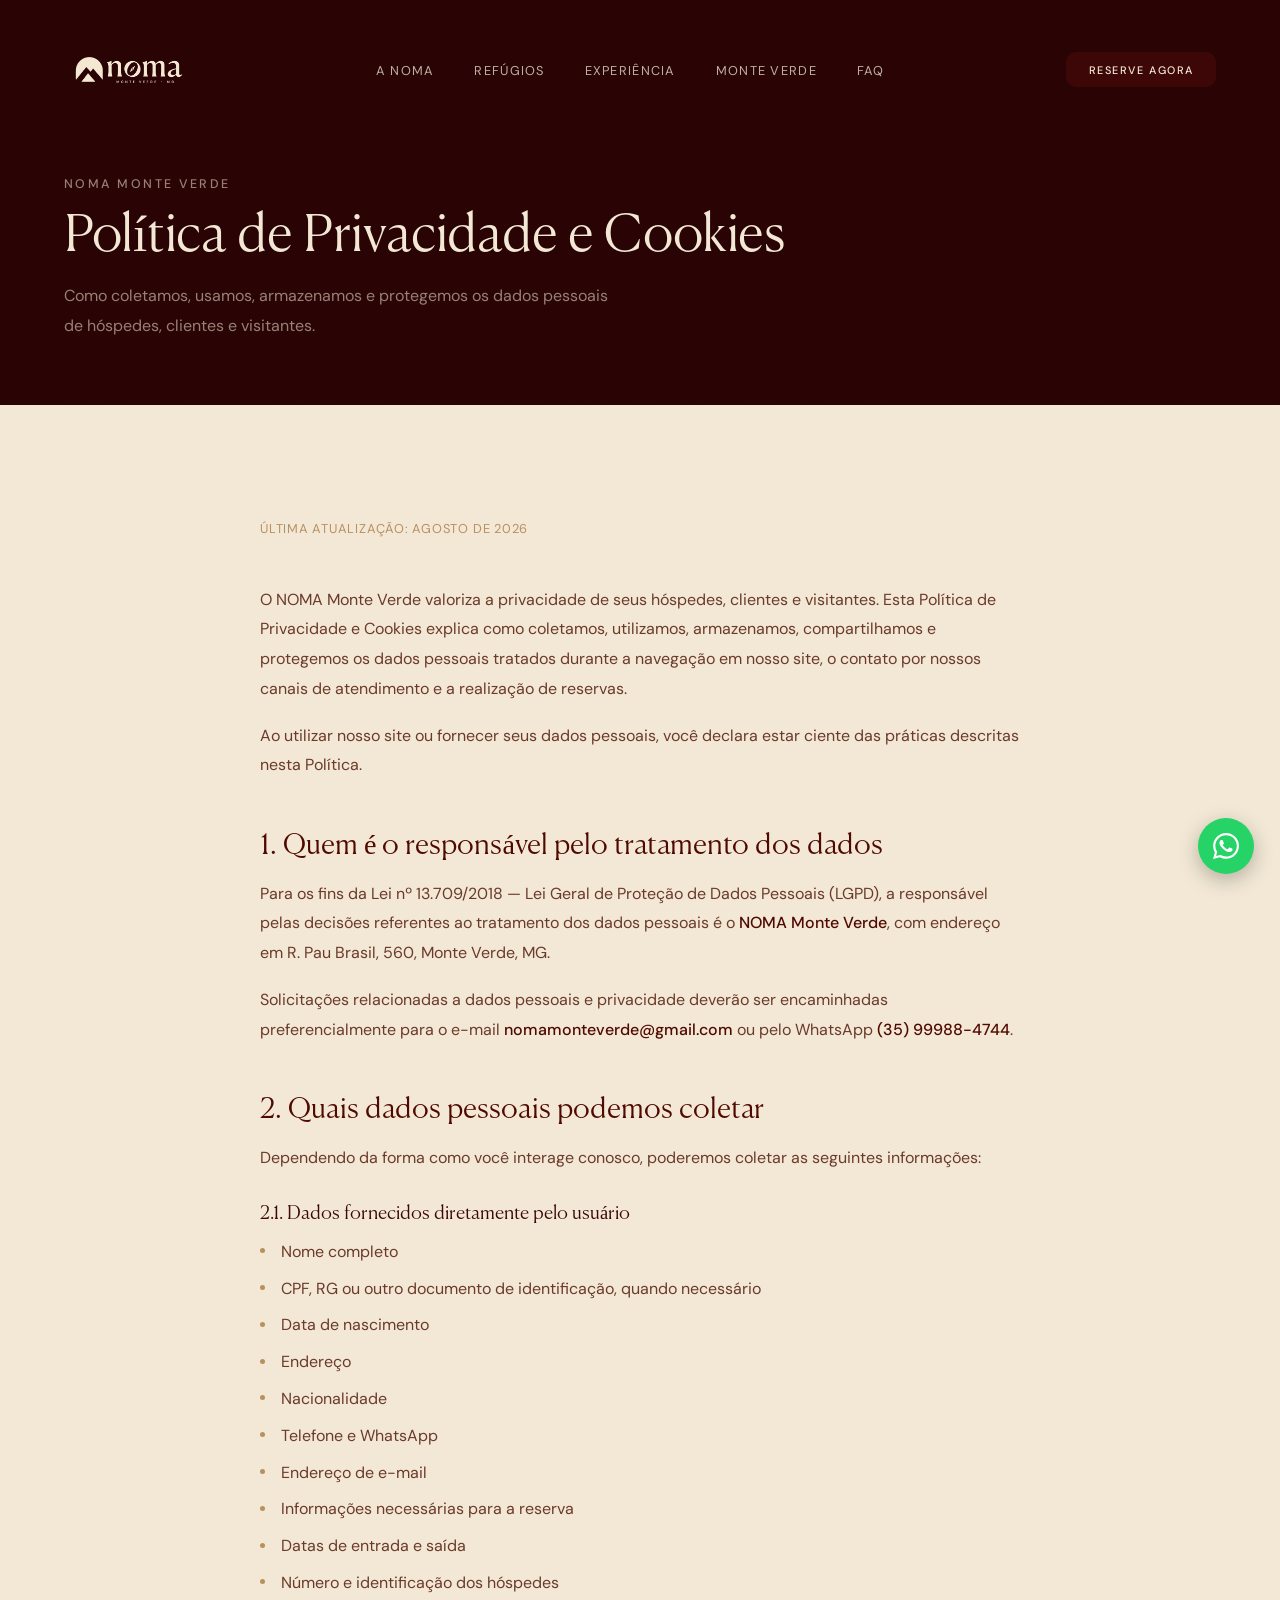
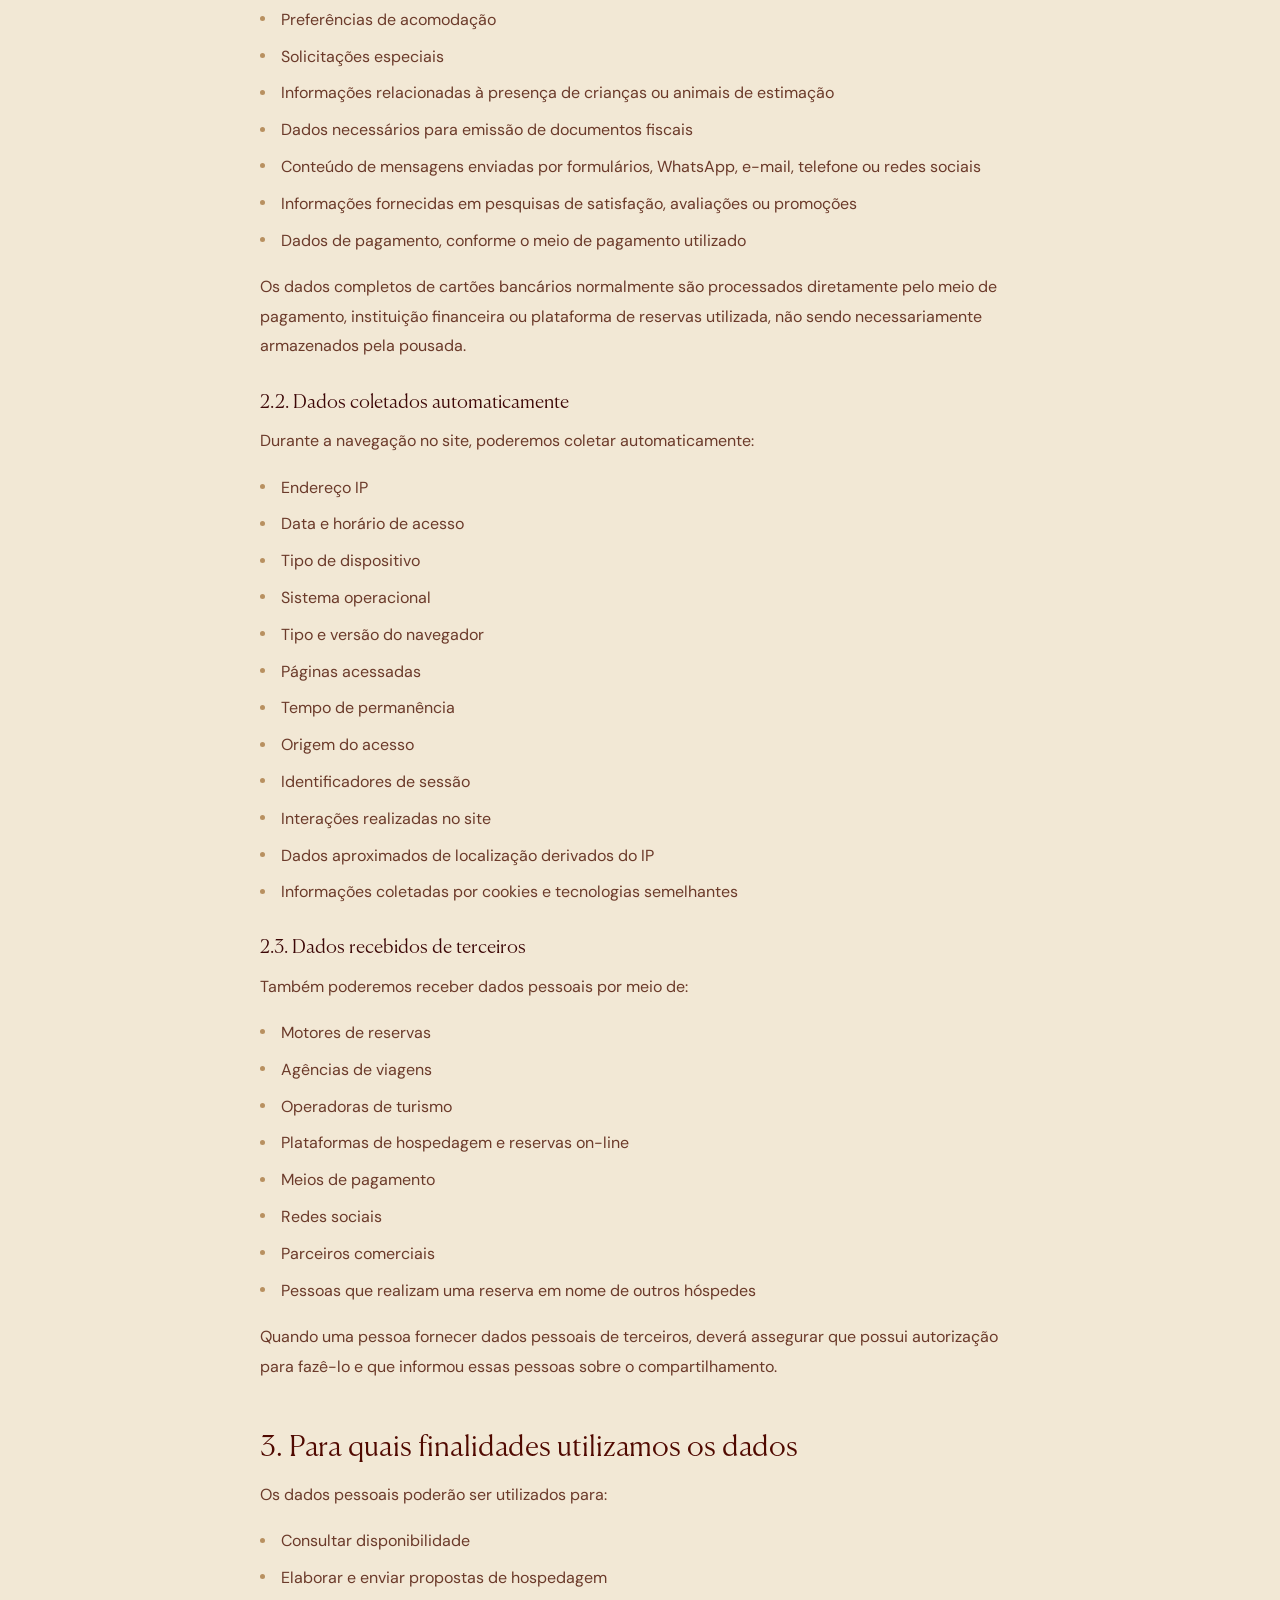
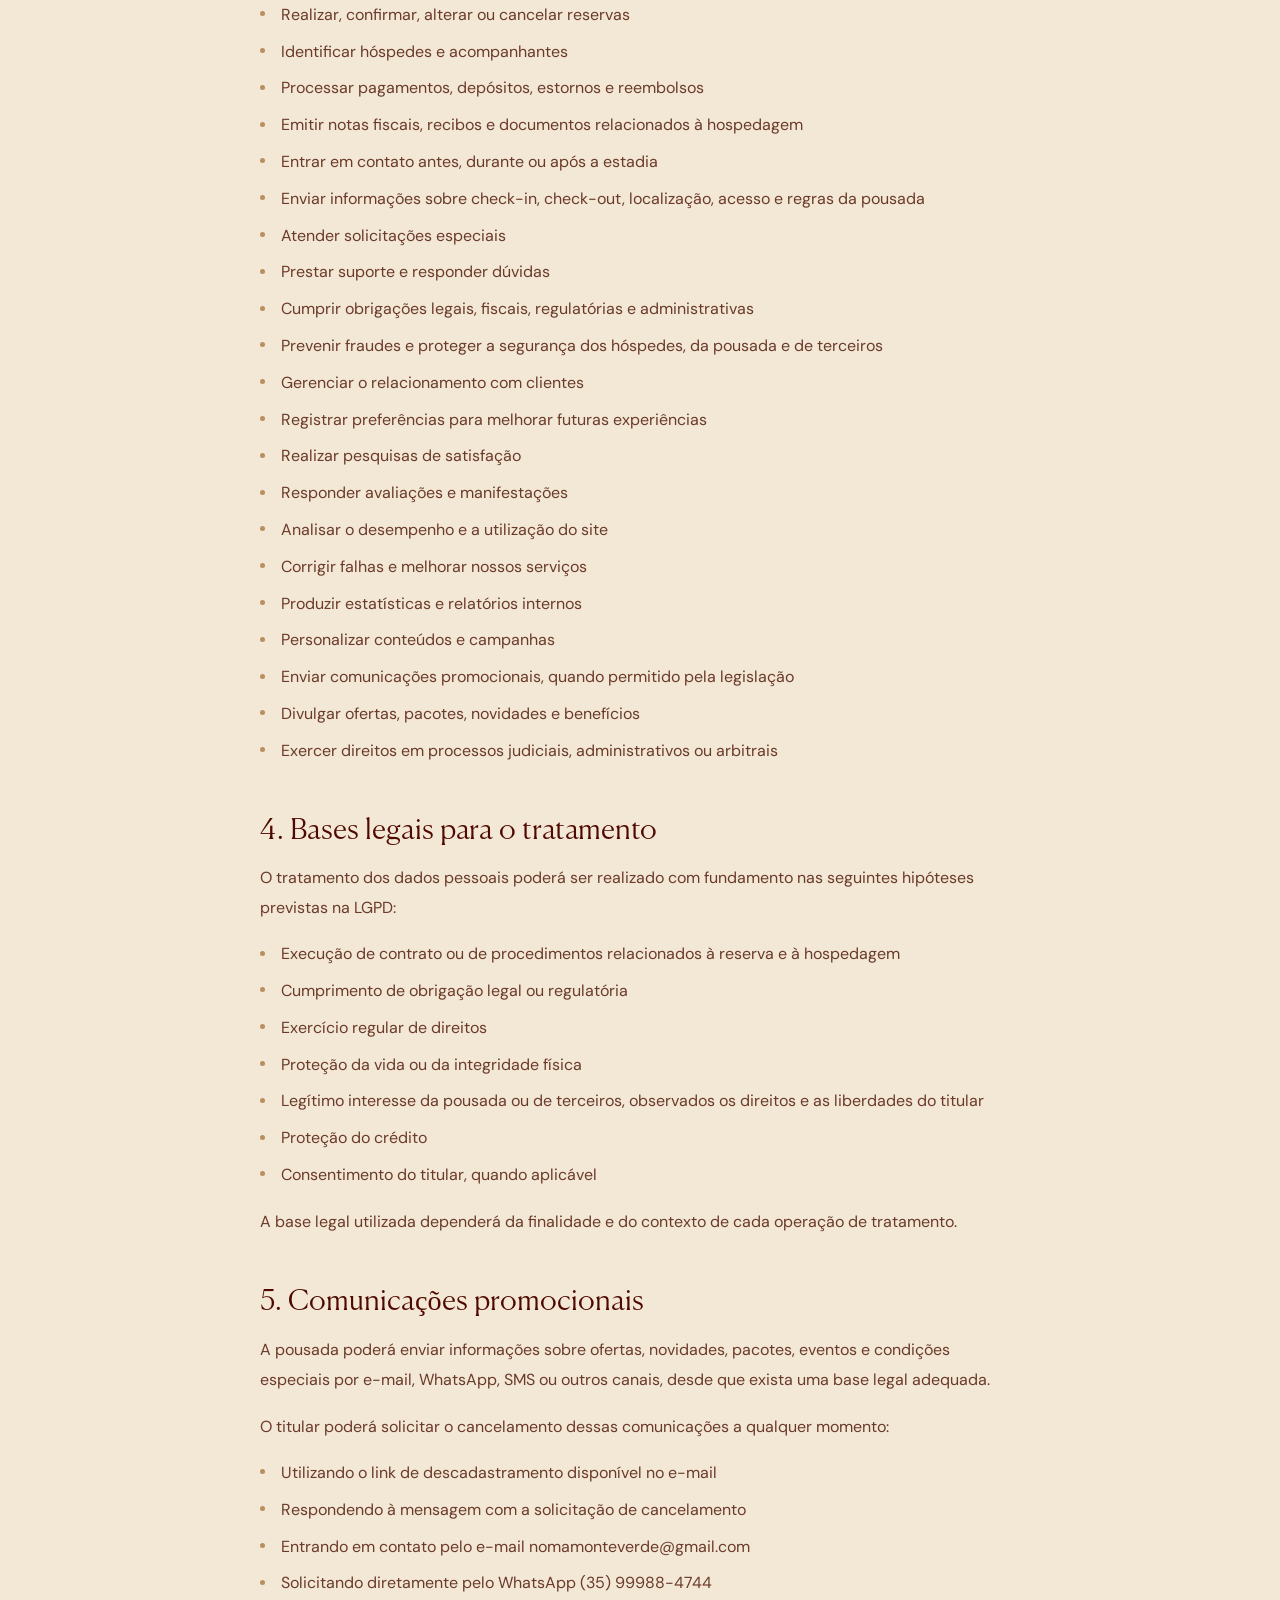
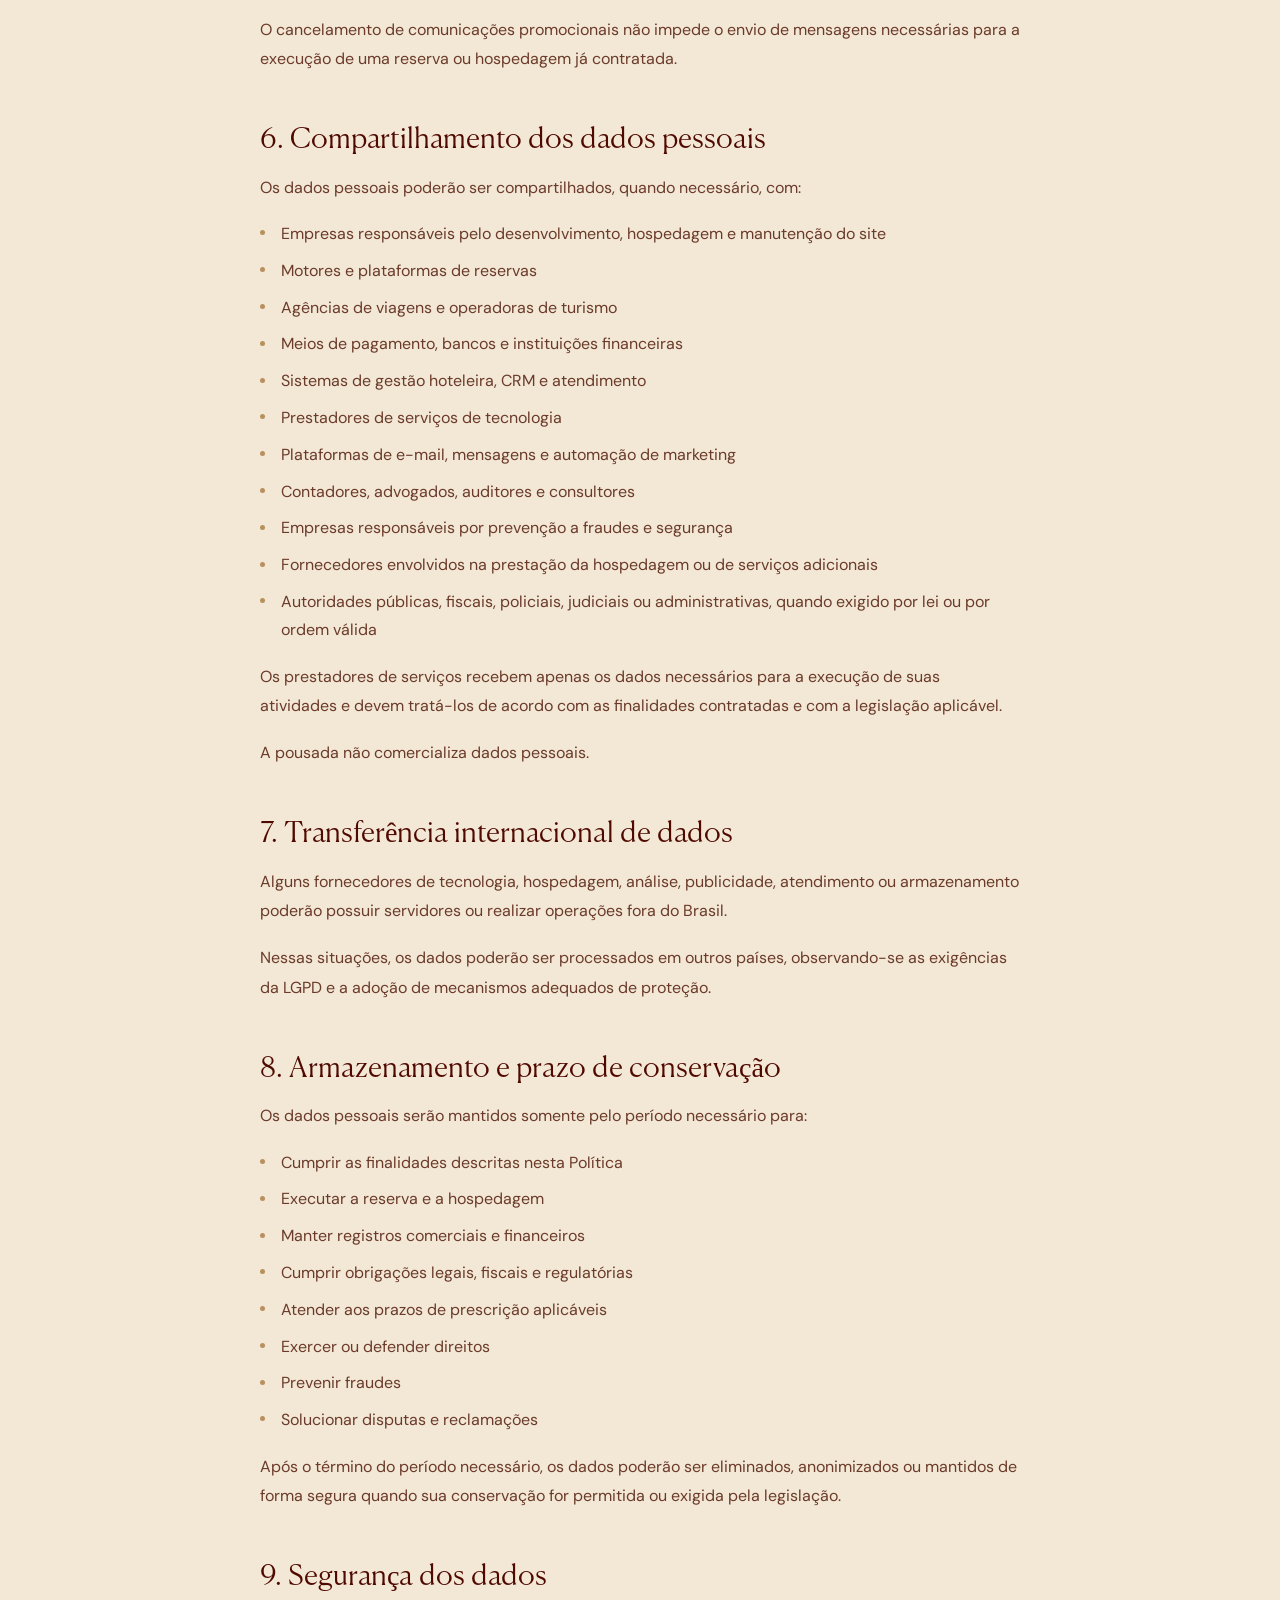
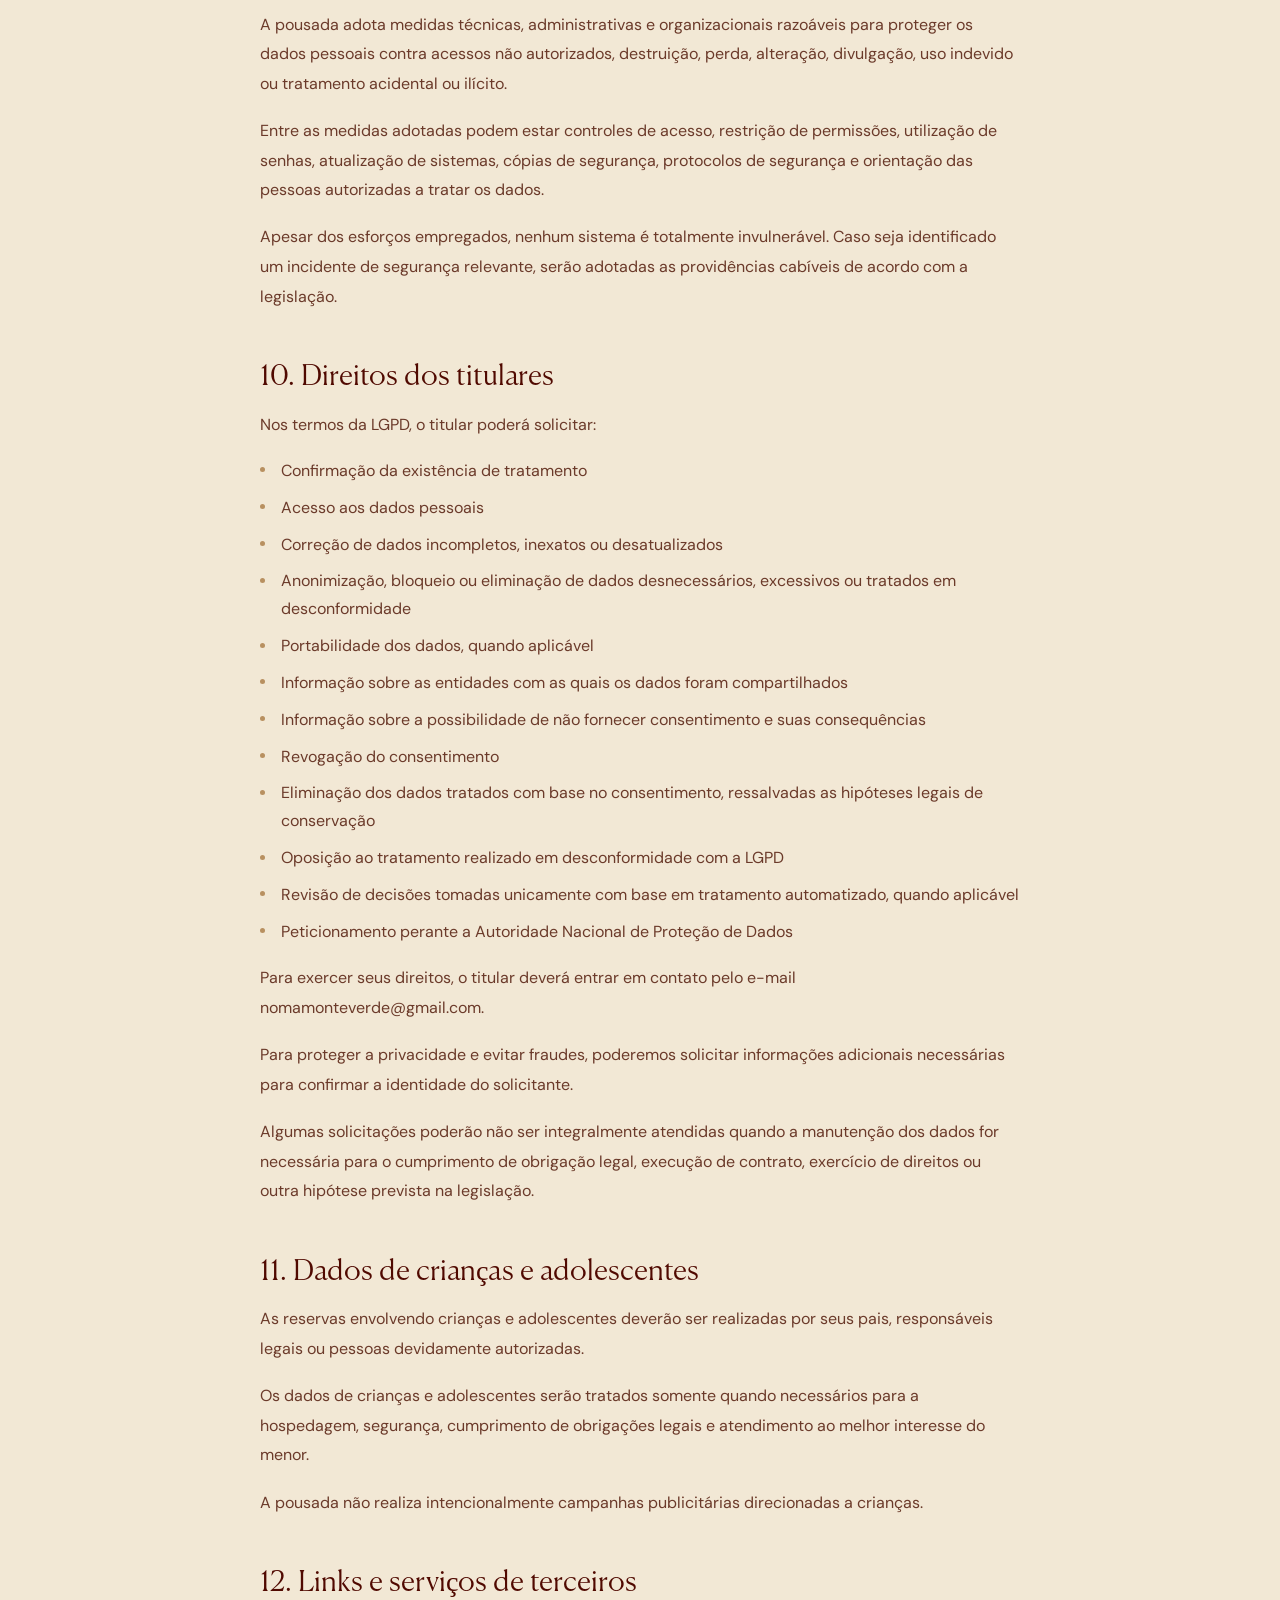
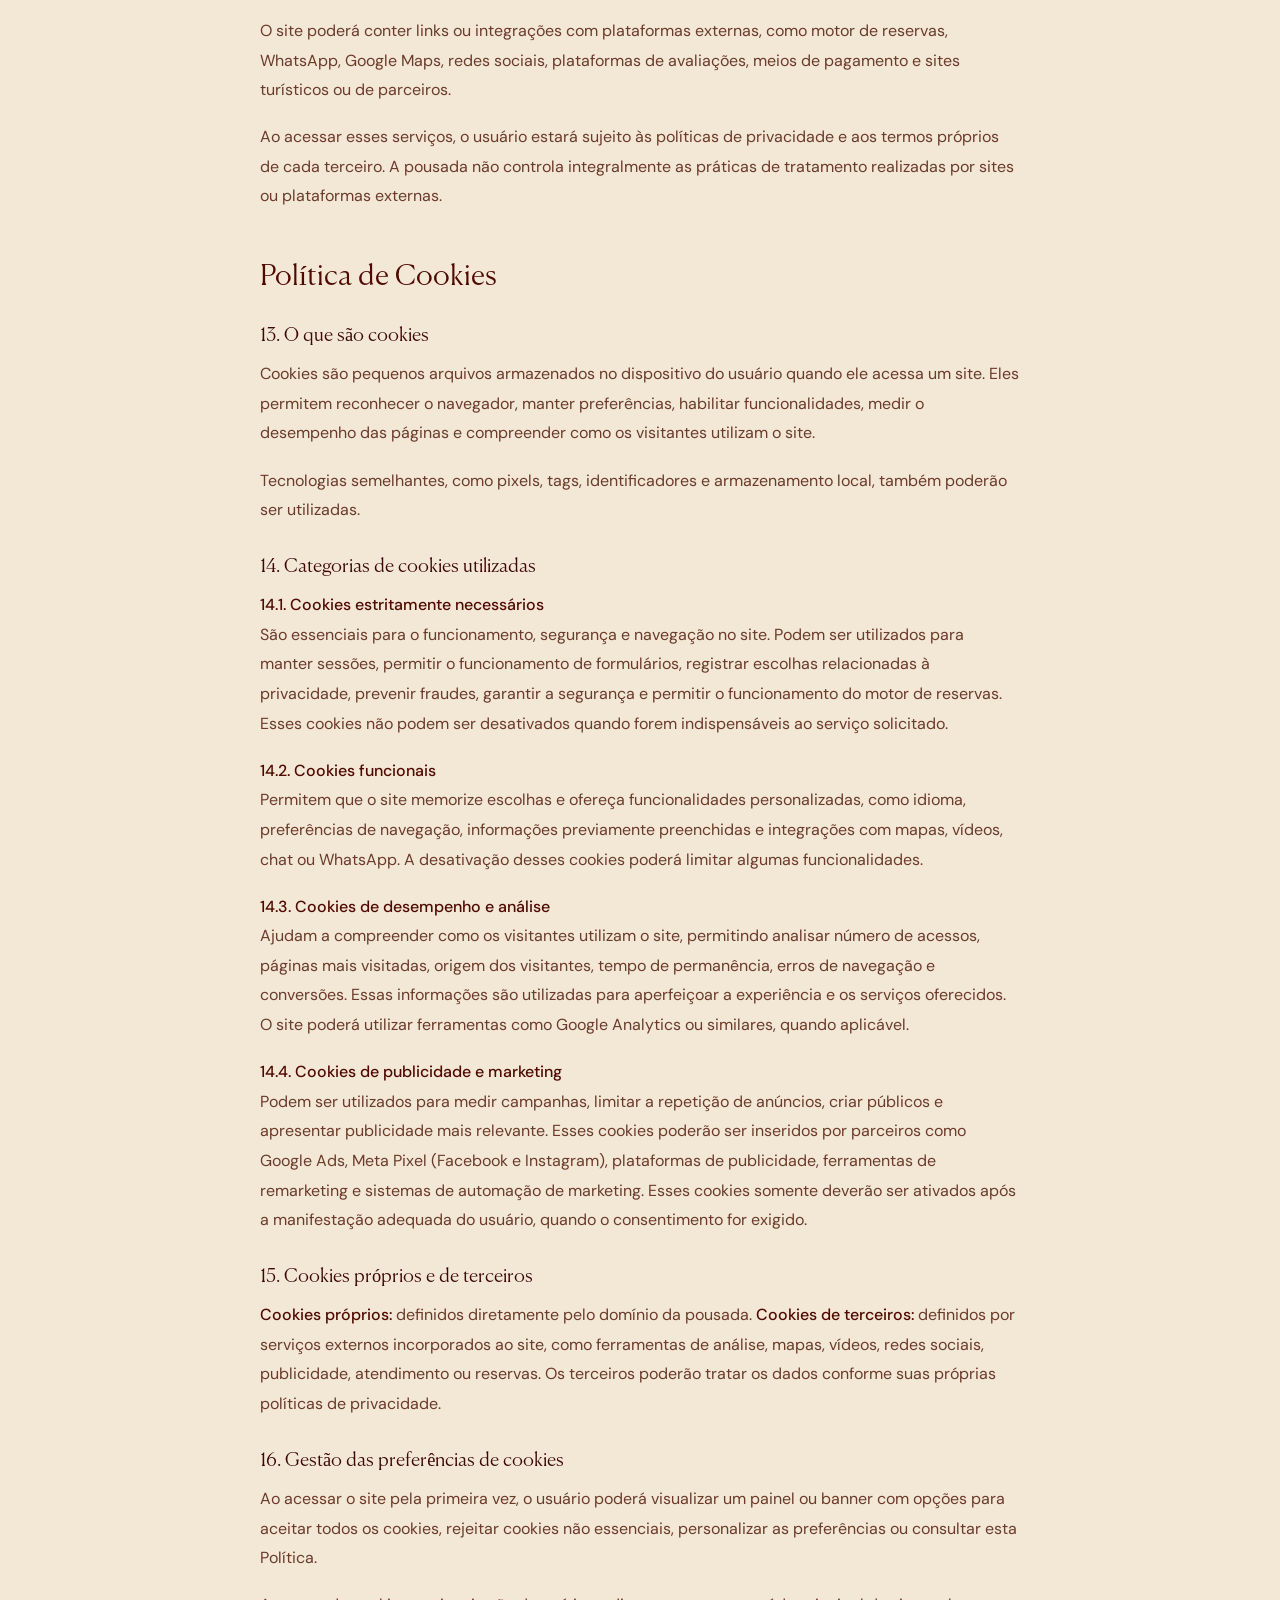
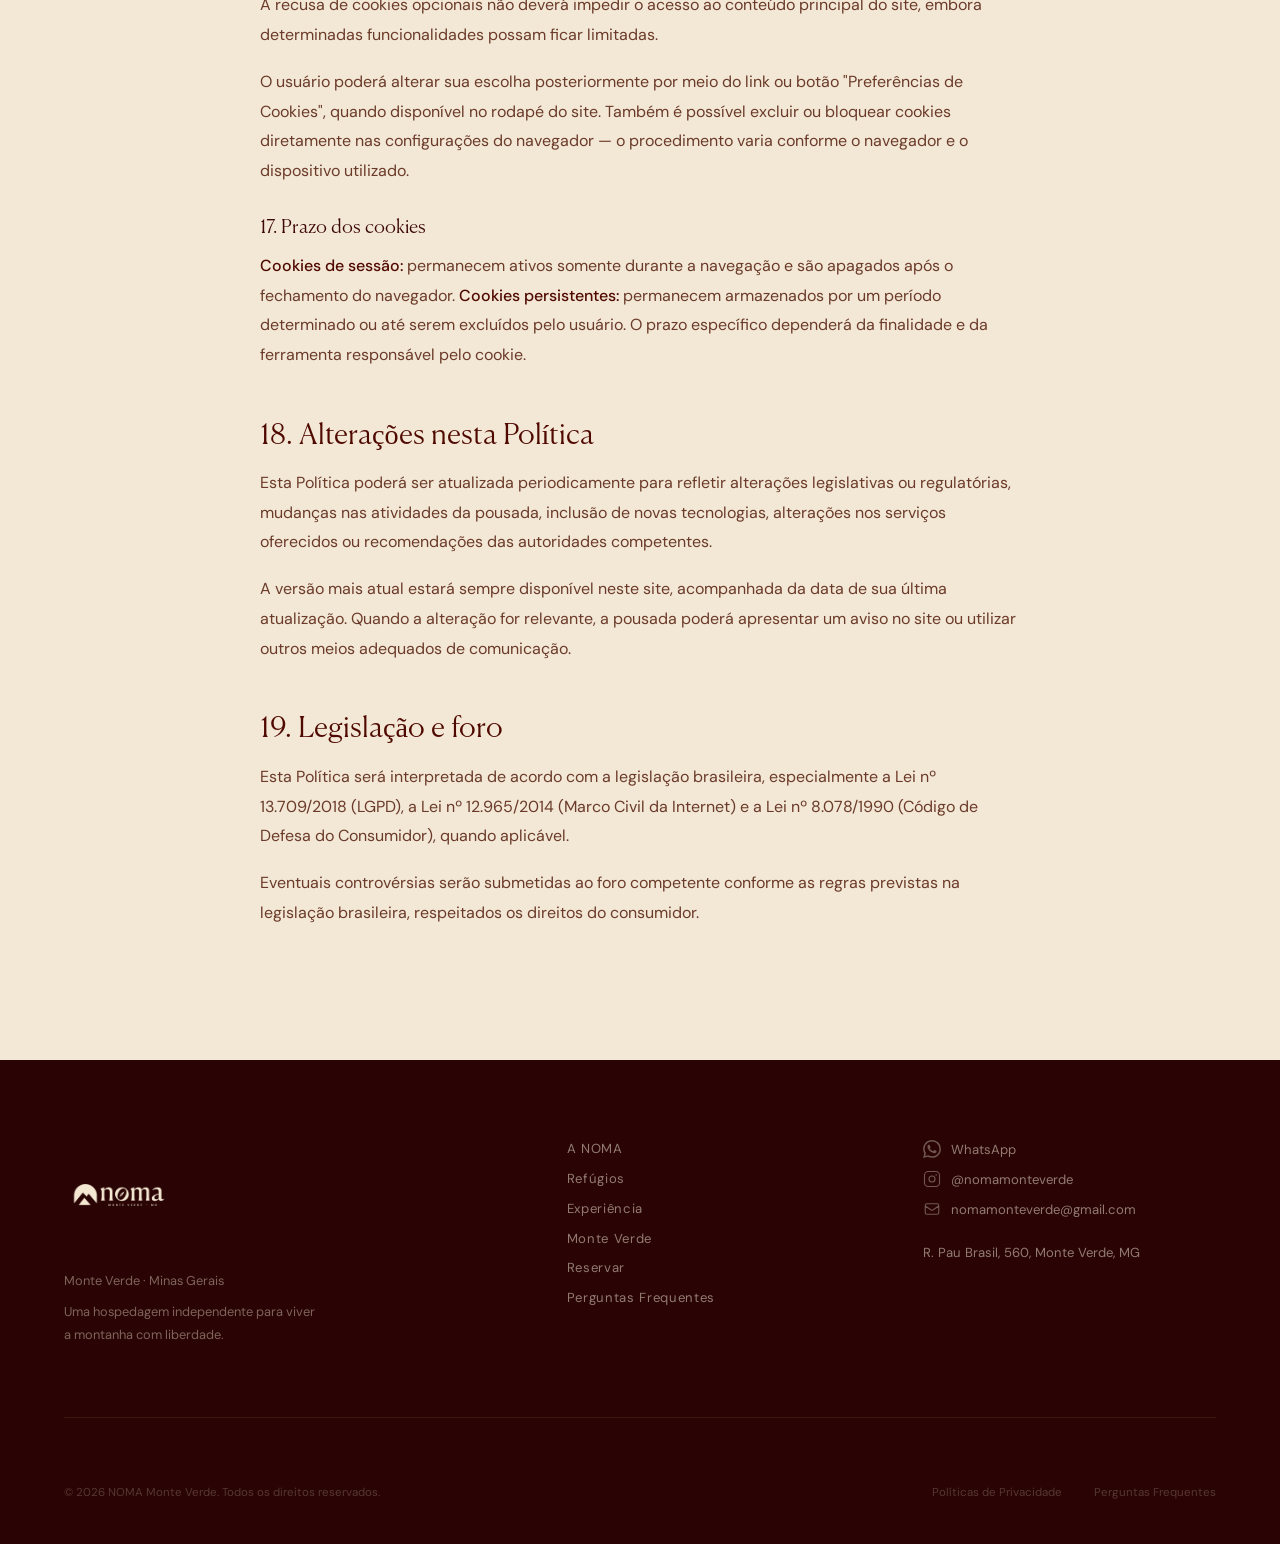
<file: site/politica-de-privacidade.html>
<!DOCTYPE html>
<html lang="pt-BR">
<head>
  <meta charset="UTF-8">
  <meta name="viewport" content="width=device-width, initial-scale=1.0">

  <!-- SEO -->
  <title>Política de Privacidade e Cookies | NOMA Monte Verde</title>
  <meta name="description" content="Política de Privacidade e Cookies do NOMA Monte Verde: como coletamos, usamos e protegemos seus dados pessoais.">
  <meta name="robots" content="noindex">

  <!-- Favicon -->
  <link rel="icon" type="image/png" href="img/logo-icone.png">

  <!-- Google Fonts: DM Sans -->
  <link rel="preconnect" href="https://fonts.googleapis.com">
  <link rel="preconnect" href="https://fonts.gstatic.com" crossorigin>
  <link href="https://fonts.googleapis.com/css2?family=DM+Sans:wght@300;400;500&display=swap" rel="stylesheet">

  <link rel="stylesheet" href="css/style.css">
</head>
<body>

  <!-- =====================
       HEADER
       ===================== -->
  <header id="header">
    <div class="header-inner">

      <a href="index.html" class="logo" aria-label="NOMA Monte Verde, página inicial">
        <img src="img/logo-creme-full.png" alt="NOMA Monte Verde" class="logo-light">
      </a>

      <nav aria-label="Menu principal">
        <ul class="header-nav">
          <li><a href="index.html#nomade">A NOMA</a></li>
          <li><a href="index.html#refugios">Refúgios</a></li>
          <li><a href="index.html#experiencia">Experiência</a></li>
          <li><a href="index.html#monte-verde">Monte Verde</a></li>
          <li><a href="index.html#faq">FAQ</a></li>
        </ul>
      </nav>

      <a href="https://hbook.hsystem.com.br/Booking?companyId=6a61065e402a0836c9e17476"
         class="header-cta" target="_blank" rel="noopener">
        Reserve agora
      </a>

      <button class="menu-toggle" aria-label="Abrir menu" id="menuToggle">
        <span></span><span></span><span></span>
      </button>

    </div>
  </header>

  <!-- Menu mobile -->
  <nav id="mobileNav" aria-label="Menu mobile"
       style="display:none; position:fixed; inset:0; background:var(--brown-deep); z-index:90;
              flex-direction:column; align-items:center; justify-content:center; gap:2rem;">
    <a href="index.html#nomade"      class="mobile-nav-link">A NOMA</a>
    <a href="index.html#refugios"    class="mobile-nav-link">Refúgios</a>
    <a href="index.html#experiencia" class="mobile-nav-link">Experiência</a>
    <a href="index.html#monte-verde" class="mobile-nav-link">Monte Verde</a>
    <a href="index.html#faq"         class="mobile-nav-link">FAQ</a>
    <a href="https://hbook.hsystem.com.br/Booking?companyId=6a61065e402a0836c9e17476"
       class="btn-primary" target="_blank" style="margin-top:1rem;">Reserve agora</a>
    <button id="closeMenu" aria-label="Fechar menu"
      style="position:absolute;top:2rem;right:var(--px);color:rgba(242,232,213,0.6);font-size:1.5rem;background:none;border:none;cursor:pointer;">✕</button>
  </nav>

  <!-- =====================
       CABEÇALHO DA PÁGINA
       ===================== -->
  <section id="legal-hero" aria-label="Política de Privacidade e Cookies">
    <div class="container">
      <span class="eyebrow eyebrow-light">NOMA Monte Verde</span>
      <h1>Política de Privacidade e Cookies</h1>
      <p>Como coletamos, usamos, armazenamos e protegemos os dados pessoais de hóspedes, clientes e visitantes.</p>
    </div>
  </section>

  <!-- =====================
       CONTEÚDO
       ===================== -->
  <section id="legal-content" aria-label="Conteúdo da política">
    <div class="container">
      <div class="legal-body">

        <span class="legal-updated">Última atualização: agosto de 2026</span>

        <p>O NOMA Monte Verde valoriza a privacidade de seus hóspedes, clientes e visitantes. Esta Política de Privacidade e Cookies explica como coletamos, utilizamos, armazenamos, compartilhamos e protegemos os dados pessoais tratados durante a navegação em nosso site, o contato por nossos canais de atendimento e a realização de reservas.</p>
        <p>Ao utilizar nosso site ou fornecer seus dados pessoais, você declara estar ciente das práticas descritas nesta Política.</p>

        <h2>1. Quem é o responsável pelo tratamento dos dados</h2>
        <p>Para os fins da Lei nº 13.709/2018 — Lei Geral de Proteção de Dados Pessoais (LGPD), a responsável pelas decisões referentes ao tratamento dos dados pessoais é o <strong>NOMA Monte Verde</strong>, com endereço em R. Pau Brasil, 560, Monte Verde, MG.</p>
        <p>Solicitações relacionadas a dados pessoais e privacidade deverão ser encaminhadas preferencialmente para o e-mail <strong>nomamonteverde@gmail.com</strong> ou pelo WhatsApp <strong>(35) 99988-4744</strong>.</p>

        <h2>2. Quais dados pessoais podemos coletar</h2>
        <p>Dependendo da forma como você interage conosco, poderemos coletar as seguintes informações:</p>

        <h3>2.1. Dados fornecidos diretamente pelo usuário</h3>
        <ul>
          <li>Nome completo</li>
          <li>CPF, RG ou outro documento de identificação, quando necessário</li>
          <li>Data de nascimento</li>
          <li>Endereço</li>
          <li>Nacionalidade</li>
          <li>Telefone e WhatsApp</li>
          <li>Endereço de e-mail</li>
          <li>Informações necessárias para a reserva</li>
          <li>Datas de entrada e saída</li>
          <li>Número e identificação dos hóspedes</li>
          <li>Preferências de acomodação</li>
          <li>Solicitações especiais</li>
          <li>Informações relacionadas à presença de crianças ou animais de estimação</li>
          <li>Dados necessários para emissão de documentos fiscais</li>
          <li>Conteúdo de mensagens enviadas por formulários, WhatsApp, e-mail, telefone ou redes sociais</li>
          <li>Informações fornecidas em pesquisas de satisfação, avaliações ou promoções</li>
          <li>Dados de pagamento, conforme o meio de pagamento utilizado</li>
        </ul>
        <p>Os dados completos de cartões bancários normalmente são processados diretamente pelo meio de pagamento, instituição financeira ou plataforma de reservas utilizada, não sendo necessariamente armazenados pela pousada.</p>

        <h3>2.2. Dados coletados automaticamente</h3>
        <p>Durante a navegação no site, poderemos coletar automaticamente:</p>
        <ul>
          <li>Endereço IP</li>
          <li>Data e horário de acesso</li>
          <li>Tipo de dispositivo</li>
          <li>Sistema operacional</li>
          <li>Tipo e versão do navegador</li>
          <li>Páginas acessadas</li>
          <li>Tempo de permanência</li>
          <li>Origem do acesso</li>
          <li>Identificadores de sessão</li>
          <li>Interações realizadas no site</li>
          <li>Dados aproximados de localização derivados do IP</li>
          <li>Informações coletadas por cookies e tecnologias semelhantes</li>
        </ul>

        <h3>2.3. Dados recebidos de terceiros</h3>
        <p>Também poderemos receber dados pessoais por meio de:</p>
        <ul>
          <li>Motores de reservas</li>
          <li>Agências de viagens</li>
          <li>Operadoras de turismo</li>
          <li>Plataformas de hospedagem e reservas on-line</li>
          <li>Meios de pagamento</li>
          <li>Redes sociais</li>
          <li>Parceiros comerciais</li>
          <li>Pessoas que realizam uma reserva em nome de outros hóspedes</li>
        </ul>
        <p>Quando uma pessoa fornecer dados pessoais de terceiros, deverá assegurar que possui autorização para fazê-lo e que informou essas pessoas sobre o compartilhamento.</p>

        <h2>3. Para quais finalidades utilizamos os dados</h2>
        <p>Os dados pessoais poderão ser utilizados para:</p>
        <ul>
          <li>Consultar disponibilidade</li>
          <li>Elaborar e enviar propostas de hospedagem</li>
          <li>Realizar, confirmar, alterar ou cancelar reservas</li>
          <li>Identificar hóspedes e acompanhantes</li>
          <li>Processar pagamentos, depósitos, estornos e reembolsos</li>
          <li>Emitir notas fiscais, recibos e documentos relacionados à hospedagem</li>
          <li>Entrar em contato antes, durante ou após a estadia</li>
          <li>Enviar informações sobre check-in, check-out, localização, acesso e regras da pousada</li>
          <li>Atender solicitações especiais</li>
          <li>Prestar suporte e responder dúvidas</li>
          <li>Cumprir obrigações legais, fiscais, regulatórias e administrativas</li>
          <li>Prevenir fraudes e proteger a segurança dos hóspedes, da pousada e de terceiros</li>
          <li>Gerenciar o relacionamento com clientes</li>
          <li>Registrar preferências para melhorar futuras experiências</li>
          <li>Realizar pesquisas de satisfação</li>
          <li>Responder avaliações e manifestações</li>
          <li>Analisar o desempenho e a utilização do site</li>
          <li>Corrigir falhas e melhorar nossos serviços</li>
          <li>Produzir estatísticas e relatórios internos</li>
          <li>Personalizar conteúdos e campanhas</li>
          <li>Enviar comunicações promocionais, quando permitido pela legislação</li>
          <li>Divulgar ofertas, pacotes, novidades e benefícios</li>
          <li>Exercer direitos em processos judiciais, administrativos ou arbitrais</li>
        </ul>

        <h2>4. Bases legais para o tratamento</h2>
        <p>O tratamento dos dados pessoais poderá ser realizado com fundamento nas seguintes hipóteses previstas na LGPD:</p>
        <ul>
          <li>Execução de contrato ou de procedimentos relacionados à reserva e à hospedagem</li>
          <li>Cumprimento de obrigação legal ou regulatória</li>
          <li>Exercício regular de direitos</li>
          <li>Proteção da vida ou da integridade física</li>
          <li>Legítimo interesse da pousada ou de terceiros, observados os direitos e as liberdades do titular</li>
          <li>Proteção do crédito</li>
          <li>Consentimento do titular, quando aplicável</li>
        </ul>
        <p>A base legal utilizada dependerá da finalidade e do contexto de cada operação de tratamento.</p>

        <h2>5. Comunicações promocionais</h2>
        <p>A pousada poderá enviar informações sobre ofertas, novidades, pacotes, eventos e condições especiais por e-mail, WhatsApp, SMS ou outros canais, desde que exista uma base legal adequada.</p>
        <p>O titular poderá solicitar o cancelamento dessas comunicações a qualquer momento:</p>
        <ul>
          <li>Utilizando o link de descadastramento disponível no e-mail</li>
          <li>Respondendo à mensagem com a solicitação de cancelamento</li>
          <li>Entrando em contato pelo e-mail nomamonteverde@gmail.com</li>
          <li>Solicitando diretamente pelo WhatsApp (35) 99988-4744</li>
        </ul>
        <p>O cancelamento de comunicações promocionais não impede o envio de mensagens necessárias para a execução de uma reserva ou hospedagem já contratada.</p>

        <h2>6. Compartilhamento dos dados pessoais</h2>
        <p>Os dados pessoais poderão ser compartilhados, quando necessário, com:</p>
        <ul>
          <li>Empresas responsáveis pelo desenvolvimento, hospedagem e manutenção do site</li>
          <li>Motores e plataformas de reservas</li>
          <li>Agências de viagens e operadoras de turismo</li>
          <li>Meios de pagamento, bancos e instituições financeiras</li>
          <li>Sistemas de gestão hoteleira, CRM e atendimento</li>
          <li>Prestadores de serviços de tecnologia</li>
          <li>Plataformas de e-mail, mensagens e automação de marketing</li>
          <li>Contadores, advogados, auditores e consultores</li>
          <li>Empresas responsáveis por prevenção a fraudes e segurança</li>
          <li>Fornecedores envolvidos na prestação da hospedagem ou de serviços adicionais</li>
          <li>Autoridades públicas, fiscais, policiais, judiciais ou administrativas, quando exigido por lei ou por ordem válida</li>
        </ul>
        <p>Os prestadores de serviços recebem apenas os dados necessários para a execução de suas atividades e devem tratá-los de acordo com as finalidades contratadas e com a legislação aplicável.</p>
        <p>A pousada não comercializa dados pessoais.</p>

        <h2>7. Transferência internacional de dados</h2>
        <p>Alguns fornecedores de tecnologia, hospedagem, análise, publicidade, atendimento ou armazenamento poderão possuir servidores ou realizar operações fora do Brasil.</p>
        <p>Nessas situações, os dados poderão ser processados em outros países, observando-se as exigências da LGPD e a adoção de mecanismos adequados de proteção.</p>

        <h2>8. Armazenamento e prazo de conservação</h2>
        <p>Os dados pessoais serão mantidos somente pelo período necessário para:</p>
        <ul>
          <li>Cumprir as finalidades descritas nesta Política</li>
          <li>Executar a reserva e a hospedagem</li>
          <li>Manter registros comerciais e financeiros</li>
          <li>Cumprir obrigações legais, fiscais e regulatórias</li>
          <li>Atender aos prazos de prescrição aplicáveis</li>
          <li>Exercer ou defender direitos</li>
          <li>Prevenir fraudes</li>
          <li>Solucionar disputas e reclamações</li>
        </ul>
        <p>Após o término do período necessário, os dados poderão ser eliminados, anonimizados ou mantidos de forma segura quando sua conservação for permitida ou exigida pela legislação.</p>

        <h2>9. Segurança dos dados</h2>
        <p>A pousada adota medidas técnicas, administrativas e organizacionais razoáveis para proteger os dados pessoais contra acessos não autorizados, destruição, perda, alteração, divulgação, uso indevido ou tratamento acidental ou ilícito.</p>
        <p>Entre as medidas adotadas podem estar controles de acesso, restrição de permissões, utilização de senhas, atualização de sistemas, cópias de segurança, protocolos de segurança e orientação das pessoas autorizadas a tratar os dados.</p>
        <p>Apesar dos esforços empregados, nenhum sistema é totalmente invulnerável. Caso seja identificado um incidente de segurança relevante, serão adotadas as providências cabíveis de acordo com a legislação.</p>

        <h2>10. Direitos dos titulares</h2>
        <p>Nos termos da LGPD, o titular poderá solicitar:</p>
        <ul>
          <li>Confirmação da existência de tratamento</li>
          <li>Acesso aos dados pessoais</li>
          <li>Correção de dados incompletos, inexatos ou desatualizados</li>
          <li>Anonimização, bloqueio ou eliminação de dados desnecessários, excessivos ou tratados em desconformidade</li>
          <li>Portabilidade dos dados, quando aplicável</li>
          <li>Informação sobre as entidades com as quais os dados foram compartilhados</li>
          <li>Informação sobre a possibilidade de não fornecer consentimento e suas consequências</li>
          <li>Revogação do consentimento</li>
          <li>Eliminação dos dados tratados com base no consentimento, ressalvadas as hipóteses legais de conservação</li>
          <li>Oposição ao tratamento realizado em desconformidade com a LGPD</li>
          <li>Revisão de decisões tomadas unicamente com base em tratamento automatizado, quando aplicável</li>
          <li>Peticionamento perante a Autoridade Nacional de Proteção de Dados</li>
        </ul>
        <p>Para exercer seus direitos, o titular deverá entrar em contato pelo e-mail nomamonteverde@gmail.com.</p>
        <p>Para proteger a privacidade e evitar fraudes, poderemos solicitar informações adicionais necessárias para confirmar a identidade do solicitante.</p>
        <p>Algumas solicitações poderão não ser integralmente atendidas quando a manutenção dos dados for necessária para o cumprimento de obrigação legal, execução de contrato, exercício de direitos ou outra hipótese prevista na legislação.</p>

        <h2>11. Dados de crianças e adolescentes</h2>
        <p>As reservas envolvendo crianças e adolescentes deverão ser realizadas por seus pais, responsáveis legais ou pessoas devidamente autorizadas.</p>
        <p>Os dados de crianças e adolescentes serão tratados somente quando necessários para a hospedagem, segurança, cumprimento de obrigações legais e atendimento ao melhor interesse do menor.</p>
        <p>A pousada não realiza intencionalmente campanhas publicitárias direcionadas a crianças.</p>

        <h2>12. Links e serviços de terceiros</h2>
        <p>O site poderá conter links ou integrações com plataformas externas, como motor de reservas, WhatsApp, Google Maps, redes sociais, plataformas de avaliações, meios de pagamento e sites turísticos ou de parceiros.</p>
        <p>Ao acessar esses serviços, o usuário estará sujeito às políticas de privacidade e aos termos próprios de cada terceiro. A pousada não controla integralmente as práticas de tratamento realizadas por sites ou plataformas externas.</p>

        <h2>Política de Cookies</h2>

        <h3>13. O que são cookies</h3>
        <p>Cookies são pequenos arquivos armazenados no dispositivo do usuário quando ele acessa um site. Eles permitem reconhecer o navegador, manter preferências, habilitar funcionalidades, medir o desempenho das páginas e compreender como os visitantes utilizam o site.</p>
        <p>Tecnologias semelhantes, como pixels, tags, identificadores e armazenamento local, também poderão ser utilizadas.</p>

        <h3>14. Categorias de cookies utilizadas</h3>

        <p><strong>14.1. Cookies estritamente necessários</strong><br>São essenciais para o funcionamento, segurança e navegação no site. Podem ser utilizados para manter sessões, permitir o funcionamento de formulários, registrar escolhas relacionadas à privacidade, prevenir fraudes, garantir a segurança e permitir o funcionamento do motor de reservas. Esses cookies não podem ser desativados quando forem indispensáveis ao serviço solicitado.</p>

        <p><strong>14.2. Cookies funcionais</strong><br>Permitem que o site memorize escolhas e ofereça funcionalidades personalizadas, como idioma, preferências de navegação, informações previamente preenchidas e integrações com mapas, vídeos, chat ou WhatsApp. A desativação desses cookies poderá limitar algumas funcionalidades.</p>

        <p><strong>14.3. Cookies de desempenho e análise</strong><br>Ajudam a compreender como os visitantes utilizam o site, permitindo analisar número de acessos, páginas mais visitadas, origem dos visitantes, tempo de permanência, erros de navegação e conversões. Essas informações são utilizadas para aperfeiçoar a experiência e os serviços oferecidos. O site poderá utilizar ferramentas como Google Analytics ou similares, quando aplicável.</p>

        <p><strong>14.4. Cookies de publicidade e marketing</strong><br>Podem ser utilizados para medir campanhas, limitar a repetição de anúncios, criar públicos e apresentar publicidade mais relevante. Esses cookies poderão ser inseridos por parceiros como Google Ads, Meta Pixel (Facebook e Instagram), plataformas de publicidade, ferramentas de remarketing e sistemas de automação de marketing. Esses cookies somente deverão ser ativados após a manifestação adequada do usuário, quando o consentimento for exigido.</p>

        <h3>15. Cookies próprios e de terceiros</h3>
        <p><strong>Cookies próprios:</strong> definidos diretamente pelo domínio da pousada. <strong>Cookies de terceiros:</strong> definidos por serviços externos incorporados ao site, como ferramentas de análise, mapas, vídeos, redes sociais, publicidade, atendimento ou reservas. Os terceiros poderão tratar os dados conforme suas próprias políticas de privacidade.</p>

        <h3>16. Gestão das preferências de cookies</h3>
        <p>Ao acessar o site pela primeira vez, o usuário poderá visualizar um painel ou banner com opções para aceitar todos os cookies, rejeitar cookies não essenciais, personalizar as preferências ou consultar esta Política.</p>
        <p>A recusa de cookies opcionais não deverá impedir o acesso ao conteúdo principal do site, embora determinadas funcionalidades possam ficar limitadas.</p>
        <p>O usuário poderá alterar sua escolha posteriormente por meio do link ou botão "Preferências de Cookies", quando disponível no rodapé do site. Também é possível excluir ou bloquear cookies diretamente nas configurações do navegador — o procedimento varia conforme o navegador e o dispositivo utilizado.</p>

        <h3>17. Prazo dos cookies</h3>
        <p><strong>Cookies de sessão:</strong> permanecem ativos somente durante a navegação e são apagados após o fechamento do navegador. <strong>Cookies persistentes:</strong> permanecem armazenados por um período determinado ou até serem excluídos pelo usuário. O prazo específico dependerá da finalidade e da ferramenta responsável pelo cookie.</p>

        <h2>18. Alterações nesta Política</h2>
        <p>Esta Política poderá ser atualizada periodicamente para refletir alterações legislativas ou regulatórias, mudanças nas atividades da pousada, inclusão de novas tecnologias, alterações nos serviços oferecidos ou recomendações das autoridades competentes.</p>
        <p>A versão mais atual estará sempre disponível neste site, acompanhada da data de sua última atualização. Quando a alteração for relevante, a pousada poderá apresentar um aviso no site ou utilizar outros meios adequados de comunicação.</p>

        <h2>19. Legislação e foro</h2>
        <p>Esta Política será interpretada de acordo com a legislação brasileira, especialmente a Lei nº 13.709/2018 (LGPD), a Lei nº 12.965/2014 (Marco Civil da Internet) e a Lei nº 8.078/1990 (Código de Defesa do Consumidor), quando aplicável.</p>
        <p>Eventuais controvérsias serão submetidas ao foro competente conforme as regras previstas na legislação brasileira, respeitados os direitos do consumidor.</p>

      </div>
    </div>
  </section>

  <!-- =====================
       RODAPÉ
       ===================== -->
  <footer id="footer" aria-label="Rodapé">
    <div class="container">

      <div class="footer-top">

        <div class="footer-brand">
          <img src="img/logo-creme-full.png" alt="NOMA Monte Verde" class="footer-logo">
          <p>Monte Verde · Minas Gerais</p>
          <p>Uma hospedagem independente para viver<br>a montanha com liberdade.</p>
        </div>

        <nav class="footer-nav" aria-label="Links do site">
          <a href="index.html#nomade">A NOMA</a>
          <a href="index.html#refugios">Refúgios</a>
          <a href="index.html#experiencia">Experiência</a>
          <a href="index.html#monte-verde">Monte Verde</a>
          <a href="https://hbook.hsystem.com.br/Booking?companyId=6a61065e402a0836c9e17476"
             target="_blank" rel="noopener">Reservar</a>
          <a href="index.html#faq">Perguntas Frequentes</a>
        </nav>

        <div class="footer-contact">
          <div class="footer-socials">
            <a href="https://wa.me/5535999884744" target="_blank" rel="noopener"
               class="social-icon" aria-label="WhatsApp NOMA">
              <svg width="18" height="18" viewBox="0 0 24 24" fill="currentColor" aria-hidden="true">
                <path d="M17.472 14.382c-.297-.149-1.758-.867-2.03-.967-.273-.099-.471-.148-.67.15-.197.297-.767.966-.94 1.164-.173.199-.347.223-.644.075-.297-.15-1.255-.463-2.39-1.475-.883-.788-1.48-1.761-1.653-2.059-.173-.297-.018-.458.13-.606.134-.133.298-.347.446-.52.149-.174.198-.298.298-.497.099-.198.05-.371-.025-.52-.075-.149-.669-1.612-.916-2.207-.242-.579-.487-.5-.669-.51-.173-.008-.371-.01-.57-.01-.198 0-.52.074-.792.372-.272.297-1.04 1.016-1.04 2.479 0 1.462 1.065 2.875 1.213 3.074.149.198 2.096 3.2 5.077 4.487.709.306 1.262.489 1.694.625.712.227 1.36.195 1.871.118.571-.085 1.758-.719 2.006-1.413.248-.694.248-1.289.173-1.413-.074-.124-.272-.198-.57-.347m-5.421 7.403h-.004a9.87 9.87 0 01-5.031-1.378l-.361-.214-3.741.982.998-3.648-.235-.374a9.86 9.86 0 01-1.51-5.26c.001-5.45 4.436-9.884 9.888-9.884 2.64 0 5.122 1.03 6.988 2.898a9.825 9.825 0 012.893 6.994c-.003 5.45-4.437 9.884-9.885 9.884m8.413-18.297A11.815 11.815 0 0012.05 0C5.495 0 .16 5.335.157 11.892c0 2.096.547 4.142 1.588 5.945L.057 24l6.305-1.654a11.882 11.882 0 005.683 1.448h.005c6.554 0 11.89-5.335 11.893-11.893a11.821 11.821 0 00-3.48-8.413Z"/>
              </svg>
              <span>WhatsApp</span>
            </a>
            <a href="https://instagram.com/nomamonteverde" target="_blank" rel="noopener"
               class="social-icon" aria-label="Instagram @nomamonteverde">
              <svg width="18" height="18" viewBox="0 0 24 24" fill="none" stroke="currentColor" stroke-width="1.5" aria-hidden="true">
                <rect x="2" y="2" width="20" height="20" rx="5"/>
                <circle cx="12" cy="12" r="4"/>
                <circle cx="17.5" cy="6.5" r="1" fill="currentColor" stroke="none"/>
              </svg>
              <span>@nomamonteverde</span>
            </a>
            <a href="mailto:nomamonteverde@gmail.com" class="social-icon" aria-label="E-mail NOMA">
              <svg width="18" height="18" viewBox="0 0 24 24" fill="none" stroke="currentColor" stroke-width="1.5" aria-hidden="true">
                <path d="M3 8l7.89 5.26a2 2 0 002.22 0L21 8M5 19h14a2 2 0 002-2V7a2 2 0 00-2-2H5a2 2 0 00-2 2v10a2 2 0 002 2z" stroke-linecap="round" stroke-linejoin="round"/>
              </svg>
              <span>nomamonteverde@gmail.com</span>
            </a>
          </div>
          <address>R. Pau Brasil, 560, Monte Verde, MG</address>
        </div>

      </div>

      <div class="footer-bottom">
        <p>© 2026 NOMA Monte Verde. Todos os direitos reservados.</p>
        <div class="footer-legal">
          <a href="politica-de-privacidade.html">Políticas de Privacidade</a>
          <a href="index.html#faq">Perguntas Frequentes</a>
        </div>
      </div>

    </div>
  </footer>

  <!-- Botão flutuante WhatsApp -->
  <a href="https://wa.me/5535999884744" target="_blank" rel="noopener"
     class="whatsapp-float" aria-label="Falar no WhatsApp">
    <svg width="26" height="26" viewBox="0 0 24 24" fill="currentColor" aria-hidden="true">
      <path d="M17.472 14.382c-.297-.149-1.758-.867-2.03-.967-.273-.099-.471-.148-.67.15-.197.297-.767.966-.94 1.164-.173.199-.347.223-.644.075-.297-.15-1.255-.463-2.39-1.475-.883-.788-1.48-1.761-1.653-2.059-.173-.297-.018-.458.13-.606.134-.133.298-.347.446-.52.149-.174.198-.298.298-.497.099-.198.05-.371-.025-.52-.075-.149-.669-1.612-.916-2.207-.242-.579-.487-.5-.669-.51-.173-.008-.371-.01-.57-.01-.198 0-.52.074-.792.372-.272.297-1.04 1.016-1.04 2.479 0 1.462 1.065 2.875 1.213 3.074.149.198 2.096 3.2 5.077 4.487.709.306 1.262.489 1.694.625.712.227 1.36.195 1.871.118.571-.085 1.758-.719 2.006-1.413.248-.694.248-1.289.173-1.413-.074-.124-.272-.198-.57-.347m-5.421 7.403h-.004a9.87 9.87 0 01-5.031-1.378l-.361-.214-3.741.982.998-3.648-.235-.374a9.86 9.86 0 01-1.51-5.26c.001-5.45 4.436-9.884 9.888-9.884 2.64 0 5.122 1.03 6.988 2.898a9.825 9.825 0 012.893 6.994c-.003 5.45-4.437 9.884-9.885 9.884m8.413-18.297A11.815 11.815 0 0012.05 0C5.495 0 .16 5.335.157 11.892c0 2.096.547 4.142 1.588 5.945L.057 24l6.305-1.654a11.882 11.882 0 005.683 1.448h.005c6.554 0 11.89-5.335 11.893-11.893a11.821 11.821 0 00-3.48-8.413Z"/>
    </svg>
  </a>

  <script src="js/main.js"></script>
</body>
</html>
</file>
<file: site/css/style.css>
/* ===========================
   NOMA Monte Verde — Site
   Versão: 2.0 Rústica | Ago 2026
   =========================== */

/* ---- VARIÁVEIS ---- */
:root {
  --cream:      #F2E8D5;
  --cream-alt:  #E8D9C3;
  --cream-deep: #DACCB4;

  --brown-deep: #2a0404;
  --brown:      #500900;
  --earth:      #3d0707;
  --gold:       #B89060;
  --sage:       #637856;

  --text:       #1a0808;
  --text-soft:  #6b3a2a;
  --white:      #FFFFFF;

  --font-serif: 'CanelaDeck', Georgia, serif;
  --font-sans:  'DM Sans', system-ui, sans-serif;

  --container: 1280px;
  --section-py: clamp(5rem, 9vw, 8rem);
  --px: clamp(1.5rem, 5vw, 5rem);

  --ease-out:    cubic-bezier(0.16, 1, 0.3, 1);
  --ease-in-out: cubic-bezier(0.65, 0, 0.35, 1);
  --radius:      10px;
}

/* ---- FONTS ---- */
@font-face {
  font-family: 'CanelaDeck';
  src: url('../fonts/CanelaDeck-Light-Trial.otf') format('opentype');
  font-weight: 300; font-style: normal; font-display: swap;
}
@font-face {
  font-family: 'CanelaDeck';
  src: url('../fonts/CanelaDeck-Regular-Trial.otf') format('opentype');
  font-weight: 400; font-style: normal; font-display: swap;
}
@font-face {
  font-family: 'CanelaDeck';
  src: url('../fonts/CanelaDeck-Medium-Trial.otf') format('opentype');
  font-weight: 500; font-style: normal; font-display: swap;
}
@font-face {
  font-family: 'CanelaDeck';
  src: url('../fonts/CanelaDeck-Bold-Trial.otf') format('opentype');
  font-weight: 700; font-style: normal; font-display: swap;
}

/* ---- RESET ---- */
*, *::before, *::after { box-sizing: border-box; margin: 0; padding: 0; }
html { scroll-behavior: smooth; font-size: 16px; -webkit-font-smoothing: antialiased; }
body { font-family: var(--font-sans); color: var(--text); background: var(--cream); overflow-x: hidden; }
img  { display: block; max-width: 100%; }
a    { text-decoration: none; color: inherit; }
button { background: none; border: none; cursor: pointer; font: inherit; }
address { font-style: normal; }

/* ---- CONTAINER ---- */
.container {
  width: 100%;
  max-width: var(--container);
  margin: 0 auto;
  padding: 0 var(--px);
}

/* ---- SCROLL REVEAL ---- */
.reveal {
  opacity: 0;
  transform: translateY(24px);
  transition: opacity 0.8s var(--ease-out), transform 0.8s var(--ease-out);
}
.reveal.visible { opacity: 1; transform: translateY(0); }
.reveal.delay-1 { transition-delay: 0.1s; }
.reveal.delay-2 { transition-delay: 0.2s; }
.reveal.delay-3 { transition-delay: 0.3s; }

/* ---- TIPOGRAFIA ---- */
.eyebrow {
  display: block;
  font-family: var(--font-sans);
  font-size: 0.78rem;
  font-weight: 500;
  letter-spacing: 0.2em;
  text-transform: uppercase;
  color: var(--gold);
  margin-bottom: 1rem;
}
.eyebrow-dark  { color: var(--earth); }
.eyebrow-sage  { color: var(--sage); }
.eyebrow-light { color: rgba(242,232,213,0.55); }

h1, h2, h3 { font-family: var(--font-serif); font-weight: 300; line-height: 1.12; }
h1 { font-size: clamp(2.9rem, 6vw, 5.6rem); }
h2 { font-size: clamp(2.3rem, 4.4vw, 3.8rem); }
h3 { font-size: clamp(1.45rem, 2.5vw, 2.1rem); }

p {
  font-size: clamp(1rem, 1.25vw, 1.15rem);
  line-height: 1.85;
  color: var(--text-soft);
}

/* ---- BOTÕES ---- */
.btn-primary {
  display: inline-block;
  background: var(--earth);
  color: var(--cream);
  font-family: var(--font-sans);
  font-size: 0.72rem;
  font-weight: 500;
  letter-spacing: 0.14em;
  text-transform: uppercase;
  padding: 1rem 2.4rem;
  border-radius: var(--radius);
  transition: background 0.3s, transform 0.3s;
}
.btn-primary:hover { background: var(--brown); transform: translateY(-2px); }

.btn-primary-outline {
  display: inline-block;
  background: transparent;
  color: var(--cream);
  font-family: var(--font-sans);
  font-size: 0.72rem;
  font-weight: 500;
  letter-spacing: 0.14em;
  text-transform: uppercase;
  padding: 1rem 2.4rem;
  border-radius: var(--radius);
  border: 1px solid rgba(242,232,213,0.5);
  transition: border-color 0.3s, background 0.3s;
}
.btn-primary-outline:hover {
  border-color: var(--gold);
  background: rgba(242,232,213,0.08);
}

.btn-secondary {
  display: inline-flex;
  align-items: center;
  gap: 0.5rem;
  font-family: var(--font-sans);
  font-size: 0.72rem;
  font-weight: 400;
  letter-spacing: 0.1em;
  text-transform: uppercase;
  color: rgba(242,232,213,0.6);
  border-bottom: 1px solid rgba(242,232,213,0.25);
  padding-bottom: 2px;
  transition: color 0.3s, border-color 0.3s;
}
.btn-secondary:hover { color: var(--gold); border-color: var(--gold); }

.btn-reservar {
  display: inline-block;
  align-self: flex-start;
  font-family: var(--font-sans);
  font-size: 0.72rem;
  font-weight: 500;
  letter-spacing: 0.1em;
  text-transform: uppercase;
  color: var(--brown);
  border: 1px solid var(--gold);
  padding: 0.55rem 1.2rem;
  border-radius: var(--radius);
  transition: background 0.3s, color 0.3s;
}
.btn-reservar:hover { background: var(--brown); color: var(--cream); border-color: var(--brown); }

.link-subtle {
  display: inline-block;
  font-size: 0.8rem;
  color: var(--earth);
  margin-top: 0.5rem;
  transition: opacity 0.3s;
}
.link-subtle:hover { opacity: 0.7; }

/* ========================
   HEADER
   ======================== */
#header {
  position: fixed;
  top: 0; left: 0; right: 0;
  z-index: 100;
  padding: 0.3rem 0;
  background: transparent;
  transition: background 0.4s var(--ease-out), box-shadow 0.4s var(--ease-out);
}
#header.scrolled {
  background: var(--brown-deep);
  box-shadow: 0 2px 24px rgba(0,0,0,0.25);
}

.header-inner {
  display: flex;
  align-items: center;
  justify-content: space-between;
  gap: 2rem;
  max-width: var(--container);
  margin: 0 auto;
  padding: 0 var(--px);
}

.logo { display: flex; align-items: center; }
.logo img { height: 130px; width: auto; }
/* dark logo hidden on hero (light bg transparent), shown when scrolled */
.logo .logo-dark  { display: none; }
.logo .logo-light { display: block; }

.header-nav { display: flex; gap: 2.5rem; list-style: none; }
.header-nav a {
  font-size: 0.8rem;
  font-weight: 400;
  letter-spacing: 0.1em;
  text-transform: uppercase;
  color: rgba(242,232,213,0.75);
  transition: color 0.3s;
}
.header-nav a:hover { color: var(--gold); }

.header-cta {
  display: inline-block;
  font-family: var(--font-sans);
  font-size: 0.68rem;
  font-weight: 500;
  letter-spacing: 0.14em;
  text-transform: uppercase;
  color: var(--cream);
  background: var(--earth);
  padding: 0.65rem 1.4rem;
  border-radius: var(--radius);
  transition: background 0.3s;
}
.header-cta:hover { background: var(--brown); }

/* Quando o header revela fundo sólido, o CTA ganha cor de destaque */
#header.scrolled .header-cta {
  background: var(--gold);
  color: var(--brown-deep);
}
#header.scrolled .header-cta:hover { background: #c9a274; }

.menu-toggle {
  display: none;
  flex-direction: column;
  gap: 5px;
  padding: 4px;
}
.menu-toggle span {
  display: block;
  width: 22px;
  height: 1px;
  background: var(--cream);
}

/* ========================
   HERO — VÍDEO / FOTO
   ======================== */
#hero {
  min-height: 100vh;
  position: relative;
  display: flex;
  align-items: center;
  justify-content: center;
  text-align: center;
  overflow: hidden;
  /* espaço reservado pro indicador de scroll — garante que o conteúdo do hero
     nunca encoste nele, não importa o tamanho do texto */
  padding-bottom: 7rem;
  box-sizing: border-box;
}

.hero-bg {
  position: absolute;
  inset: 0;
}

/* Placeholder: bordeaux profundo até ter vídeo real */
.hero-ph-bg {
  background:
    radial-gradient(ellipse 90% 70% at 50% 40%, rgba(80,9,0,0.55) 0%, transparent 70%),
    linear-gradient(170deg, #1a0303 0%, #500900 45%, #2a0404 100%);
}
/* Quando tiver vídeo: <video class="hero-video" autoplay muted loop playsinline> */
.hero-video {
  width: 100%; height: 100%;
  object-fit: cover;
  object-position: center;
}

.hero-overlay {
  position: absolute;
  inset: 0;
  background: linear-gradient(
    to bottom,
    rgba(44,26,14,0.5) 0%,
    rgba(44,26,14,0.2) 35%,
    rgba(44,26,14,0.55) 75%,
    rgba(44,26,14,0.85) 100%
  );
}

.hero-content {
  position: relative;
  z-index: 2;
  display: flex;
  flex-direction: column;
  align-items: center;
  gap: 1.6rem;
  padding: 8rem var(--px) 5rem;
  max-width: 840px;
}

.hero-content h1 {
  color: var(--cream);
  max-width: 780px;
  font-size: clamp(2.1rem, 4.6vw, 4.2rem);
}

.hero-content .hero-sub {
  font-size: 1.1rem;
  font-weight: 300;
  color: rgba(242,232,213,0.68);
  line-height: 1.75;
  max-width: 420px;
  margin-top: -0.4rem;
}

.hero-content .hero-tagline {
  font-family: var(--font-sans);
  font-size: 0.78rem;
  font-weight: 500;
  letter-spacing: 0.2em;
  text-transform: uppercase;
  color: var(--gold);
  margin-top: 0.2rem;
}

.hero-ctas {
  display: flex;
  flex-direction: column;
  align-items: center;
  gap: 1.2rem;
  margin-top: 0.4rem;
}

/* Scroll indicator */
.scroll-indicator {
  position: absolute;
  bottom: 2.5rem;
  left: 50%;
  transform: translateX(-50%);
  z-index: 3;
  display: flex;
  flex-direction: column;
  align-items: center;
  gap: 0.6rem;
  opacity: 0.55;
}
.scroll-indicator span {
  font-size: 0.68rem;
  letter-spacing: 0.2em;
  text-transform: uppercase;
  color: var(--cream);
  transition: color 0.3s;
}
.scroll-indicator:hover span { color: var(--gold); }
.scroll-line {
  width: 1px;
  height: 40px;
  background: linear-gradient(to bottom, var(--gold), transparent);
  animation: scrollPulse 2.2s infinite var(--ease-out);
}
@keyframes scrollPulse {
  0%, 100% { transform: scaleY(1); opacity: 0.5; }
  50%       { transform: scaleY(1.4); opacity: 1; }
}

/* ========================
   SEÇÃO 2 — NÔMADE
   ======================== */
#nomade {
  background: var(--cream);
  padding: var(--section-py) 0;
}

.nomade-grid {
  display: grid;
  grid-template-columns: 1fr 1fr;
  gap: clamp(3rem, 7vw, 7rem);
  align-items: center;
}

.nomade-text-col {
  display: flex;
  flex-direction: column;
  gap: 1.4rem;
}
.nomade-text-col h2 { color: var(--brown); }
.nomade-text-col p  { color: var(--text-soft); }

.nomade-img-col {
  position: relative;
  aspect-ratio: 4 / 5;
  overflow: hidden;
  border-radius: 14px;
}

.nomade-placeholder {
  width: 100%; height: 100%;
  background: linear-gradient(170deg, #2a0404 0%, #500900 55%, #3d0707 100%);
  position: relative;
}
.nomade-placeholder::before {
  content: '';
  position: absolute;
  inset: 0;
  background-image: url('../img/pattern.png');
  background-size: 360px;
  opacity: 0.05;
}
.nomade-placeholder::after {
  content: 'foto';
  position: absolute;
  bottom: 1.2rem;
  left: 1.2rem;
  font-size: 0.6rem;
  letter-spacing: 0.15em;
  text-transform: uppercase;
  color: rgba(242,232,213,0.2);
}

.nomade-foto {
  width: 100%;
  height: 100%;
  object-fit: cover;
  display: block;
}

.nomade-brand-watermark {
  position: absolute;
  bottom: 1.5rem;
  right: 1.5rem;
  width: 44px;
  opacity: 0.12;
  pointer-events: none;
}

/* ========================
   SEÇÃO 3 — CONCEITO
   ======================== */
#conceito {
  background: var(--cream-alt);
  padding: var(--section-py) 0;
}

.conceito-top {
  text-align: center;
  max-width: 680px;
  margin: 0 auto 5rem;
}
.conceito-top h2 { color: var(--brown); margin-bottom: 1.4rem; }
.conceito-top p  { color: var(--text-soft); }

.pilares {
  display: grid;
  grid-template-columns: repeat(3, 1fr);
  gap: 1.2rem;
  margin-bottom: 5rem;
}

.pilar {
  background: var(--cream);
  border: 1px solid rgba(74,40,16,0.1);
  padding: 2.5rem 2rem;
  text-align: center;
  border-radius: 14px;
  transition: box-shadow 0.3s, border-color 0.3s;
}
.pilar:hover {
  box-shadow: 0 6px 28px rgba(74,40,16,0.08);
  border-color: rgba(184,144,96,0.35);
}
.pilar svg { width: 36px; height: 36px; margin: 0 auto 1.2rem; }
.pilar h3 { font-size: 1.2rem; font-weight: 400; color: var(--brown); margin-bottom: 0.7rem; }
.pilar p  { color: var(--text-soft); font-size: 0.95rem; }

.como-funciona {
  position: relative;
  width: 100vw;
  margin-left: calc(-50vw + 50%);
  background: linear-gradient(165deg, #1a0303 0%, #500900 45%, #2a0404 100%);
  padding: clamp(3.5rem, 7vw, 5.5rem) var(--px);
  margin-top: 4rem;
}
.como-funciona::before {
  content: '';
  position: absolute;
  inset: 0;
  background-image: url('../img/pattern.png');
  background-size: 480px;
  opacity: 0.04;
  pointer-events: none;
}
.como-funciona > h3 {
  position: relative;
  z-index: 1;
  text-align: center;
  font-family: var(--font-sans);
  font-size: 0.8rem;
  font-weight: 500;
  letter-spacing: 0.2em;
  text-transform: uppercase;
  color: var(--gold);
  margin-bottom: 1.2rem;
}
.como-funciona-title {
  position: relative;
  z-index: 1;
  text-align: center;
  color: var(--cream);
  margin: 0 auto 4.5rem;
  max-width: 640px;
}
.como-funciona-tagline {
  position: relative;
  z-index: 1;
  text-align: center;
  font-family: var(--font-sans);
  font-size: 0.75rem;
  font-weight: 500;
  letter-spacing: 0.18em;
  text-transform: uppercase;
  color: var(--gold);
  margin: 4rem auto 0;
}

.steps-h {
  position: relative;
  z-index: 1;
  max-width: var(--container);
  margin: 0 auto;
  display: grid;
  grid-template-columns: repeat(3, 1fr);
  gap: 3rem;
}

.step-h {
  display: flex;
  flex-direction: column;
  align-items: center;
  text-align: center;
  gap: 0.6rem;
}

.step-h-num {
  font-family: var(--font-serif);
  font-size: 2.6rem;
  font-weight: 300;
  color: var(--gold);
  line-height: 1;
}
.step-h-line {
  width: 28px;
  height: 1px;
  background: rgba(242,232,213,0.35);
  margin: 0.3rem 0 0.5rem;
}
.step-h strong {
  font-family: var(--font-serif);
  font-size: 1.1rem;
  font-weight: 400;
  color: var(--cream);
  display: block;
}
.step-h p { font-size: 0.95rem; color: rgba(242,232,213,0.62); margin: 0; max-width: 300px; }
.step-h .link-subtle { color: var(--gold); margin-top: 0.3rem; }
.step-h .link-subtle:hover { opacity: 0.75; }

/* ========================
   SEÇÃO 4 — EXPERIÊNCIA
   ======================== */
#experiencia {
  background: var(--cream);
  padding: var(--section-py) 0;
}


.experiencia-content {
  text-align: center;
  margin-bottom: 4rem;
}
.experiencia-content h2 { color: var(--brown); }

.features-grid {
  display: grid;
  grid-template-columns: repeat(3, 1fr);
  gap: 3rem 4rem;
}
.feature { display: flex; flex-direction: column; gap: 0.7rem; }
.feature svg { flex-shrink: 0; width: 30px; height: 30px; }
.feature h4 {
  font-family: var(--font-serif);
  font-size: 1.05rem;
  font-weight: 400;
  color: var(--brown);
}
.feature p { font-size: 0.95rem; color: var(--text-soft); line-height: 1.75; }

/* ========================
   SEÇÃO 5 — REFÚGIOS (galeria)
   ======================== */
#refugios {
  background: var(--cream);
  padding: var(--section-py) 0;
}

.section-header {
  text-align: center;
  max-width: 660px;
  margin: 0 auto 5rem;
}
.section-header h2 { color: var(--brown); margin-bottom: 1.2rem; }
.section-header p  { color: var(--text-soft); }

/* Galeria alternada: foto grande + info ao lado */
.refugios-list {
  display: flex;
  flex-direction: column;
  gap: 3px;
}

.refugio-row {
  display: grid;
  grid-template-columns: 5fr 7fr;
  min-height: 360px;
}
.refugio-row.reverse {
  grid-template-columns: 7fr 5fr;
}
.refugio-row.reverse .refugio-foto { order: 2; }
.refugio-row.reverse .refugio-info-panel { order: 1; }

.refugio-foto {
  position: relative;
  overflow: hidden;
  aspect-ratio: 1 / 1;
  align-self: center;
}

/* Placeholders refúgios — bordeaux (múltiplos slides) */
.ph-r-4  { background: linear-gradient(155deg, #1a0303 0%, #500900 50%, #3d0707 100%); }
.ph-r-4b { background: linear-gradient(130deg, #2a0404 0%, #3d0707 55%, #1a0303 100%); }
.ph-r-4c { background: linear-gradient(175deg, #1a0303 0%, #400708 50%, #500900 100%); }
.ph-r-3  { background: linear-gradient(170deg, #2a0404 0%, #400708 55%, #1a0303 100%); }
.ph-r-3b { background: linear-gradient(145deg, #1a0303 0%, #500900 50%, #2a0404 100%); }
.ph-r-2  { background: linear-gradient(145deg, #3d0707 0%, #3a0606 50%, #2a0404 100%); }
.ph-r-2b { background: linear-gradient(165deg, #2a0404 0%, #500900 45%, #3d0707 100%); }
.ph-r-1  { background: linear-gradient(165deg, #1a0303 0%, #500900 45%, #3d0707 100%); }
.ph-r-1b { background: linear-gradient(150deg, #3d0707 0%, #2a0404 50%, #400708 100%); }

/* ── SLIDER DE FOTOS DOS REFÚGIOS ── */
.refugio-slider {
  width: 100%;
  height: 100%;
  position: relative;
  overflow: hidden;
}
.refugio-slides {
  display: flex;
  width: 100%;
  height: 100%;
  transition: transform 0.55s var(--ease-out);
  will-change: transform;
}
.refugio-slide {
  flex-shrink: 0;
  width: 100%;
  height: 100%;
}
.refugio-slide img {
  width: 100%; height: 100%;
  object-fit: cover; display: block;
}

/* Setas */
.slide-btn {
  position: absolute;
  top: 50%;
  transform: translateY(-50%);
  z-index: 10;
  width: 34px; height: 34px;
  border-radius: 50%;
  background: rgba(0,0,0,0.28);
  border: 1px solid rgba(242,232,213,0.22);
  color: var(--cream);
  display: flex; align-items: center; justify-content: center;
  cursor: pointer;
  transition: background 0.3s;
}
.slide-btn:hover { background: rgba(0,0,0,0.5); }
.slide-prev { left: 0.75rem; }
.slide-next { right: 0.75rem; }

/* Dots */
.slide-dots {
  position: absolute;
  bottom: 0.9rem;
  left: 50%;
  transform: translateX(-50%);
  display: flex;
  gap: 0.45rem;
  z-index: 10;
}
.slide-dot {
  width: 5px; height: 5px;
  border-radius: 50%;
  background: rgba(242,232,213,0.35);
  cursor: pointer;
  transition: background 0.3s, transform 0.3s;
}
.slide-dot.active {
  background: var(--gold);
  transform: scale(1.4);
}

/* Badge e número — sobre o slider */
.refugio-badge {
  position: absolute;
  top: 1.2rem;
  left: 1.2rem;
  font-family: var(--font-sans);
  font-size: 0.6rem;
  font-weight: 500;
  letter-spacing: 0.15em;
  text-transform: uppercase;
  color: var(--brown-deep);
  background: var(--gold);
  padding: 0.35rem 0.8rem;
  border-radius: 100px;
  z-index: 15;
  pointer-events: none;
}
.refugio-num-overlay {
  position: absolute;
  bottom: 1.2rem;
  right: 1.2rem;
  font-family: var(--font-serif);
  font-size: 4.5rem;
  font-weight: 300;
  color: rgba(242,232,213,0.1);
  line-height: 1;
  pointer-events: none;
  z-index: 5;
}

.refugio-info-panel {
  background: var(--cream);
  padding: clamp(2.5rem, 5vw, 4rem) clamp(2rem, 4vw, 3.5rem);
  display: flex;
  flex-direction: column;
  justify-content: center;
  gap: 1.2rem;
}

.refugio-info-panel h3 {
  font-size: clamp(1.4rem, 2.5vw, 2rem);
  font-weight: 400;
  color: var(--brown);
}
.refugio-chamada {
  display: block;
  font-family: var(--font-serif);
  font-size: 1.1rem;
  font-weight: 300;
  font-style: italic;
  color: var(--earth);
  margin-top: -0.5rem;
}
.refugio-info-panel p {
  font-size: 1rem;
  color: var(--text-soft);
  line-height: 1.8;
}
.comodidades {
  display: flex;
  flex-wrap: wrap;
  gap: 0.4rem;
}
.comodidades span {
  font-size: 0.65rem;
  letter-spacing: 0.07em;
  text-transform: uppercase;
  color: var(--text-soft);
  border: 1px solid rgba(74,40,16,0.15);
  padding: 0.25rem 0.7rem;
  border-radius: 100px;
}

/* ========================
   SEÇÃO 6 — BANNER QUOTE
   ======================== */
#banner-quote {
  position: relative;
  min-height: 55vh;
  display: flex;
  align-items: center;
  justify-content: center;
  overflow: hidden;
}

.banner-bg {
  position: absolute;
  inset: 0;
  background: linear-gradient(165deg, #1a0303 0%, #500900 40%, #2a0404 100%);
}
.banner-bg::after {
  content: '';
  position: absolute;
  inset: 0;
  background-image: url('../img/pattern.png');
  background-size: 600px;
  opacity: 0.04;
}

.banner-content {
  position: relative;
  z-index: 2;
  text-align: center;
  padding: 5rem var(--px);
  max-width: 840px;
}
.banner-content .banner-icon {
  width: 52px;
  margin: 0 auto 2.5rem;
  opacity: 0.35;
}
blockquote {
  font-family: var(--font-serif);
  font-size: clamp(1.7rem, 3.5vw, 3rem);
  font-weight: 300;
  color: var(--cream);
  line-height: 1.35;
  font-style: italic;
}

/* ========================
   SEÇÃO 7 — MONTE VERDE
   ======================== */
#monte-verde {
  background: var(--cream);
  padding: var(--section-py) 0;
}

.mv-grid {
  display: grid;
  grid-template-columns: 1.1fr 1fr;
  gap: clamp(3rem, 6vw, 6rem);
  align-items: center;
}
.mv-content h2 { color: var(--brown); margin-bottom: 1.4rem; }
.mv-content p  { color: var(--text-soft); }

.mv-bullets {
  list-style: none;
  margin-top: 2rem;
  display: flex;
  flex-direction: column;
}
.mv-bullets li {
  display: flex;
  align-items: baseline;
  justify-content: space-between;
  gap: 1rem;
  padding: 1.1rem 0;
  border-top: 1px solid rgba(74,40,16,0.1);
}
.mv-bullets li:last-child { border-bottom: 1px solid rgba(74,40,16,0.1); }
.mv-bullet-label {
  font-family: var(--font-serif);
  font-size: 1.15rem;
  font-weight: 400;
  color: var(--brown);
}
.mv-bullet-label::before {
  content: '';
  display: inline-block;
  width: 6px;
  height: 6px;
  border-radius: 50%;
  background: var(--gold);
  margin-right: 0.7rem;
  vertical-align: middle;
}
.mv-bullet-value {
  font-size: 0.8rem;
  letter-spacing: 0.06em;
  color: var(--gold);
  white-space: nowrap;
}

/* Grade de fotos de Monte Verde */
.mv-photos {
  display: grid;
  grid-template-columns: 1fr 1fr;
  gap: 0.6rem;
}
.mv-photo-sq {
  position: relative;
  aspect-ratio: 1 / 1;
  border-radius: 10px;
  overflow: hidden;
  background: linear-gradient(160deg, #1a0303 0%, #500900 50%, #2a0404 100%);
  display: flex;
  align-items: center;
  justify-content: center;
}
.mv-photo-sq img {
  width: 100%; height: 100%;
  object-fit: cover; display: block;
}
.mv-photo-label {
  font-family: var(--font-sans);
  font-size: 0.65rem;
  font-weight: 500;
  letter-spacing: 0.14em;
  text-transform: uppercase;
  color: rgba(242,232,213,0.35);
}
/* some a foto real chegar, o rótulo some sozinho */
.mv-photo-sq:has(img) .mv-photo-label { display: none; }
.mv-photo-wide {
  grid-column: 1 / 3;
  aspect-ratio: 2 / 1.1;
}

/* ========================
   SEÇÃO 8 — FAQ
   ======================== */
#faq {
  background: var(--cream-alt);
  padding: var(--section-py) 0;
}

.faq-list {
  max-width: 760px;
  margin: 0 auto;
}
.faq-item {
  border-bottom: 1px solid rgba(74,40,16,0.12);
}
.faq-question {
  width: 100%;
  display: flex;
  align-items: center;
  justify-content: space-between;
  padding: 1.5rem 0;
  text-align: left;
  gap: 1rem;
}
.faq-question span {
  font-family: var(--font-serif);
  font-size: 1.05rem;
  font-weight: 400;
  color: var(--brown);
}
.faq-question svg {
  flex-shrink: 0;
  color: var(--gold);
  transition: transform 0.35s var(--ease-in-out);
}
.faq-item.open .faq-question svg { transform: rotate(180deg); }
.faq-answer {
  max-height: 0;
  overflow: hidden;
  transition: max-height 0.45s var(--ease-in-out), padding 0.45s var(--ease-in-out);
}
.faq-item.open .faq-answer { max-height: 200px; padding-bottom: 1.5rem; }
.faq-answer p { font-size: 1rem; color: var(--text-soft); }

/* ========================
   SEÇÃO 9 — RESERVAS
   ======================== */
#reservas {
  background: var(--brown);
  padding: var(--section-py) 0;
  position: relative;
  overflow: hidden;
}
#reservas::before {
  content: '';
  position: absolute;
  inset: 0;
  background-image: url('../img/pattern.png');
  background-size: 500px;
  opacity: 0.04;
}

.reservas-content {
  position: relative;
  z-index: 2;
  text-align: center;
  max-width: 600px;
  margin: 0 auto;
}
.reservas-content h2 { color: var(--cream); margin-bottom: 1.2rem; }
.reservas-content p  { color: rgba(242,232,213,0.62); margin-bottom: 2.5rem; }

/* ========================
   RODAPÉ
   ======================== */
#footer {
  background: var(--brown-deep);
  padding: 5rem 0 2.5rem;
}

.footer-top {
  display: grid;
  grid-template-columns: 1.5fr 1fr 1fr;
  gap: 4rem;
  margin-bottom: 4rem;
  padding-bottom: 4rem;
  border-bottom: 1px solid rgba(184,144,96,0.12);
}

.footer-logo { height: 110px; width: auto; margin-bottom: 1.2rem; }
.footer-brand p {
  font-size: 0.8rem;
  color: rgba(242,232,213,0.42);
  margin-bottom: 0.4rem;
}

.footer-nav { display: flex; flex-direction: column; gap: 0.8rem; }
.footer-nav a {
  font-size: 0.82rem;
  letter-spacing: 0.05em;
  color: rgba(242,232,213,0.52);
  transition: color 0.3s;
}
.footer-nav a:hover { color: var(--gold); }

.footer-contact { display: flex; flex-direction: column; gap: 0.8rem; }
.footer-contact a, .footer-contact address {
  font-size: 0.82rem;
  color: rgba(242,232,213,0.52);
  transition: color 0.3s;
}
.footer-contact a:hover { color: var(--gold); }

.footer-socials { display: flex; flex-direction: column; gap: 0.75rem; margin-bottom: 0.8rem; }
.social-icon {
  display: flex;
  align-items: center;
  gap: 0.6rem;
  font-size: 0.8rem;
  color: rgba(242,232,213,0.52);
  transition: color 0.3s;
}
.social-icon:hover { color: var(--gold); }
.social-icon svg { flex-shrink: 0; opacity: 0.7; }
.social-icon:hover svg { opacity: 1; }

.footer-bottom {
  display: flex;
  align-items: center;
  justify-content: space-between;
  gap: 1rem;
  flex-wrap: wrap;
}
.footer-bottom p { font-size: 0.72rem; color: rgba(242,232,213,0.22); }
.footer-legal { display: flex; gap: 2rem; }
.footer-legal a { font-size: 0.72rem; color: rgba(242,232,213,0.22); transition: color 0.3s; }
.footer-legal a:hover { color: rgba(242,232,213,0.45); }
.footer-legal a.disabled {
  pointer-events: none;
  opacity: 0.55;
  display: inline-flex;
  align-items: center;
  gap: 0.4rem;
}
.footer-legal .soon-tag {
  font-size: 0.6rem;
  letter-spacing: 0.05em;
  text-transform: uppercase;
  border: 1px solid rgba(242,232,213,0.25);
  border-radius: 100px;
  padding: 0.15rem 0.5rem;
}

/* ========================
   PÁGINA LEGAL (Política de Privacidade)
   ======================== */
#legal-hero {
  background: var(--brown-deep);
  padding: 11rem 0 4rem;
  position: relative;
  overflow: hidden;
}
#legal-hero::before {
  content: '';
  position: absolute;
  inset: 0;
  background-image: url('../img/pattern.png');
  background-size: 500px;
  opacity: 0.04;
}
#legal-hero .container { position: relative; z-index: 1; }
#legal-hero h1 { color: var(--cream); font-size: clamp(2.2rem, 4vw, 3.2rem); }
#legal-hero p { color: rgba(242,232,213,0.55); margin-top: 1rem; max-width: 560px; }

#legal-content {
  background: var(--cream);
  padding: var(--section-py) 0;
}
.legal-body {
  max-width: 760px;
  margin: 0 auto;
}
.legal-body h2 {
  font-size: clamp(1.4rem, 2.2vw, 1.9rem);
  color: var(--brown);
  margin-top: 3.2rem;
  margin-bottom: 1rem;
}
.legal-body h2:first-child { margin-top: 0; }
.legal-body h3 {
  font-size: 1.15rem;
  color: var(--earth);
  margin-top: 2rem;
  margin-bottom: 0.8rem;
}
.legal-body p {
  margin-bottom: 1.1rem;
}
.legal-body ul {
  list-style: none;
  margin: 0 0 1.1rem;
  display: flex;
  flex-direction: column;
  gap: 0.55rem;
}
.legal-body ul li {
  position: relative;
  padding-left: 1.3rem;
  font-size: clamp(1rem, 1.25vw, 1.15rem);
  line-height: 1.75;
  color: var(--text-soft);
}
.legal-body ul li::before {
  content: '';
  position: absolute;
  left: 0;
  top: 0.65em;
  width: 5px;
  height: 5px;
  border-radius: 50%;
  background: var(--gold);
}
.legal-body strong { color: var(--brown); font-weight: 500; }
.legal-updated {
  font-size: 0.8rem;
  letter-spacing: 0.06em;
  color: var(--gold);
  text-transform: uppercase;
  margin-bottom: 3rem;
  display: block;
}

/* ========================
   WHATSAPP FLUTUANTE
   ======================== */
.whatsapp-float {
  position: fixed;
  right: 1.6rem;
  bottom: 1.6rem;
  z-index: 80;
  width: 56px;
  height: 56px;
  border-radius: 50%;
  background: #25D366;
  color: #fff;
  display: flex;
  align-items: center;
  justify-content: center;
  box-shadow: 0 6px 20px rgba(0,0,0,0.25);
  transition: transform 0.3s var(--ease-out), box-shadow 0.3s;
}
.whatsapp-float:hover {
  transform: translateY(-3px) scale(1.05);
  box-shadow: 0 10px 26px rgba(0,0,0,0.3);
}

/* ========================
   MENU MOBILE
   ======================== */
.mobile-nav-link {
  font-family: var(--font-serif);
  font-size: 2rem;
  font-weight: 300;
  color: var(--cream);
  transition: color 0.3s;
}
.mobile-nav-link:hover { color: var(--gold); }

/* ========================
   RESPONSIVO
   ======================== */
@media (max-width: 1024px) {
  .nomade-grid    { grid-template-columns: 1fr; gap: 2.5rem; }
  .nomade-img-col { aspect-ratio: 16 / 9; }
  .pilares        { grid-template-columns: 1fr; gap: 1.25rem; }
  .steps-h        { grid-template-columns: 1fr; gap: 2.5rem; }
  .features-grid  { grid-template-columns: repeat(2, 1fr); }
  .mv-grid        { grid-template-columns: 1fr; }
  .footer-top     { grid-template-columns: 1fr 1fr; }

  .refugio-row,
  .refugio-row.reverse {
    grid-template-columns: 1fr;
    min-height: auto;
  }
  .refugio-row.reverse .refugio-foto  { order: 0; }
  .refugio-row.reverse .refugio-info-panel { order: 1; }
}

@media (max-width: 768px) {
  .header-nav { display: none; }
  .menu-toggle { display: flex; }
  .logo img { height: 90px; }

  .hero-content { padding-top: 7rem; }

  .features-grid { grid-template-columns: 1fr; gap: 2rem; }
  .footer-top    { grid-template-columns: 1fr; }
  .footer-bottom { flex-direction: column; align-items: flex-start; }

  .carousel-item { width: 280px; height: 220px; }

  .whatsapp-float { width: 50px; height: 50px; right: 1.1rem; bottom: 1.1rem; }
}

@media (max-width: 480px) {
  blockquote { font-size: 1.5rem; }
  .hero-ctas { gap: 1rem; }
  .carousel-item { width: 240px; height: 190px; }
}
</file>
